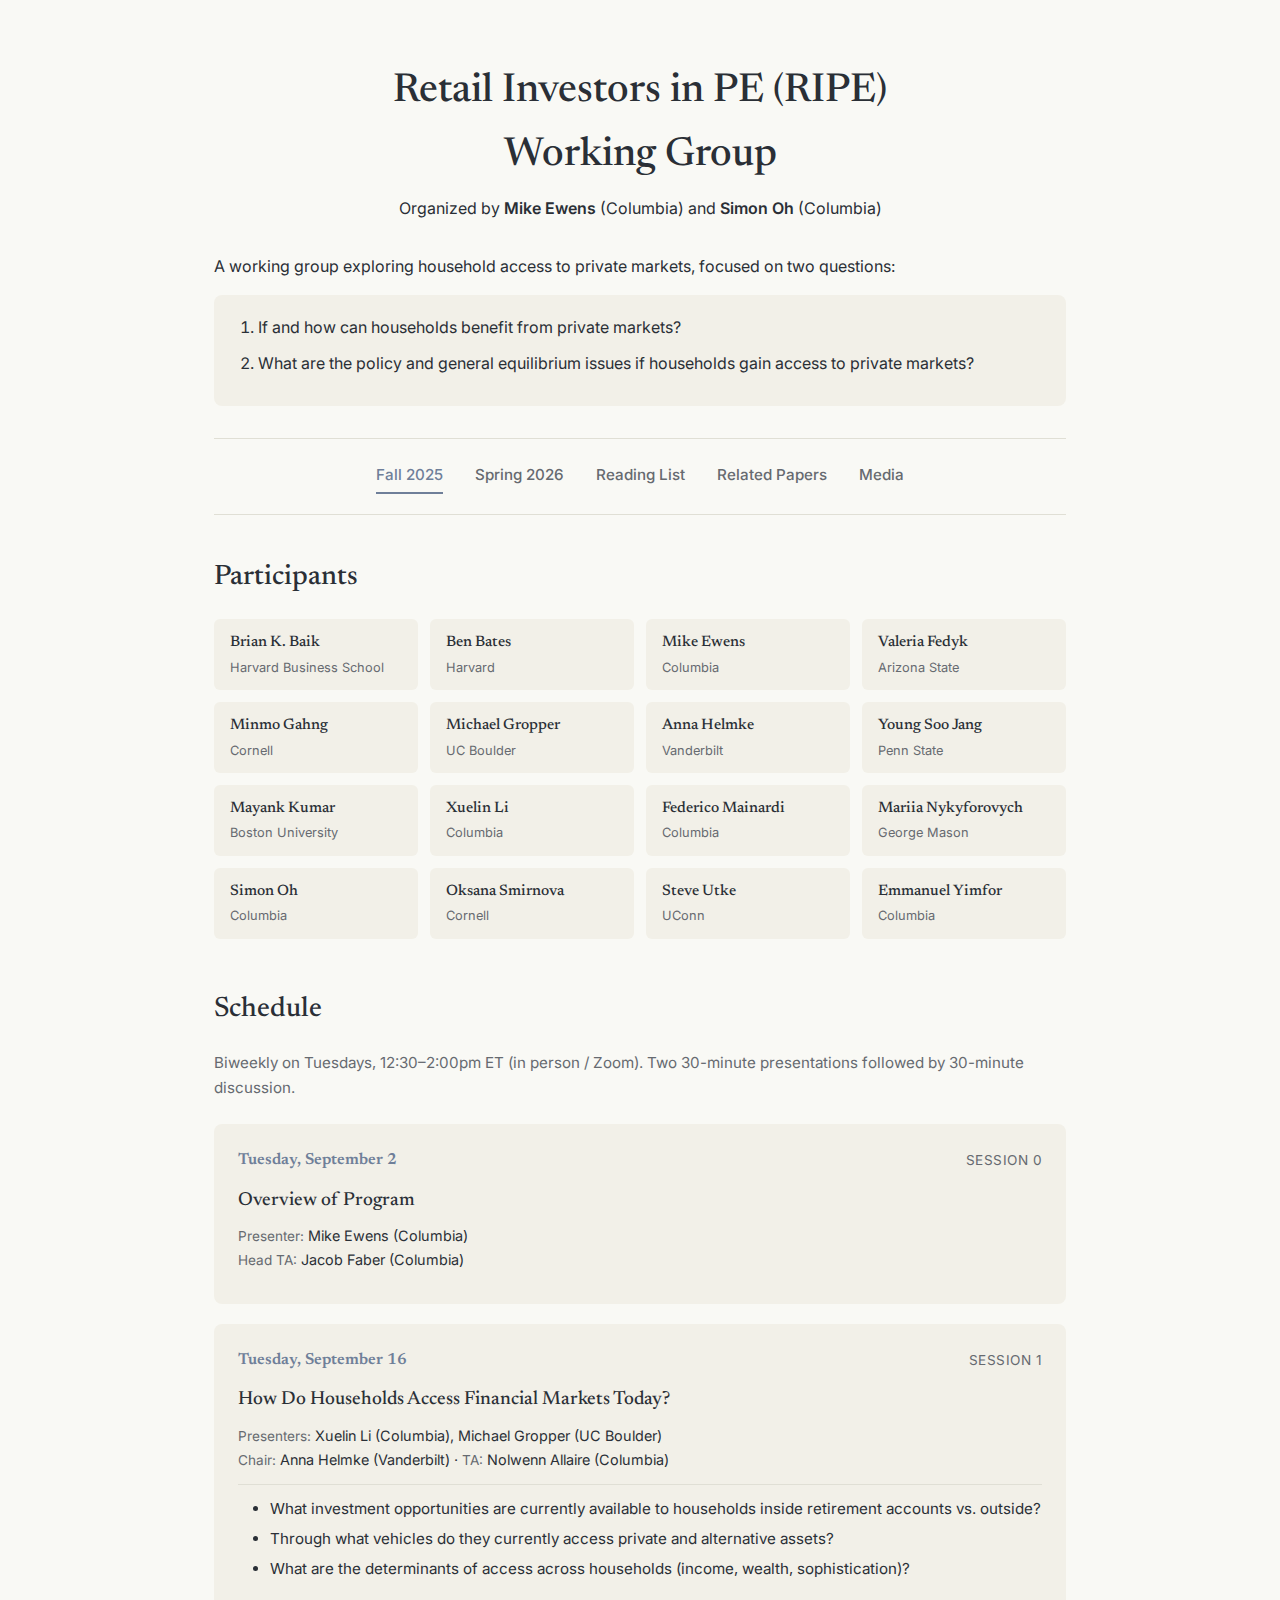
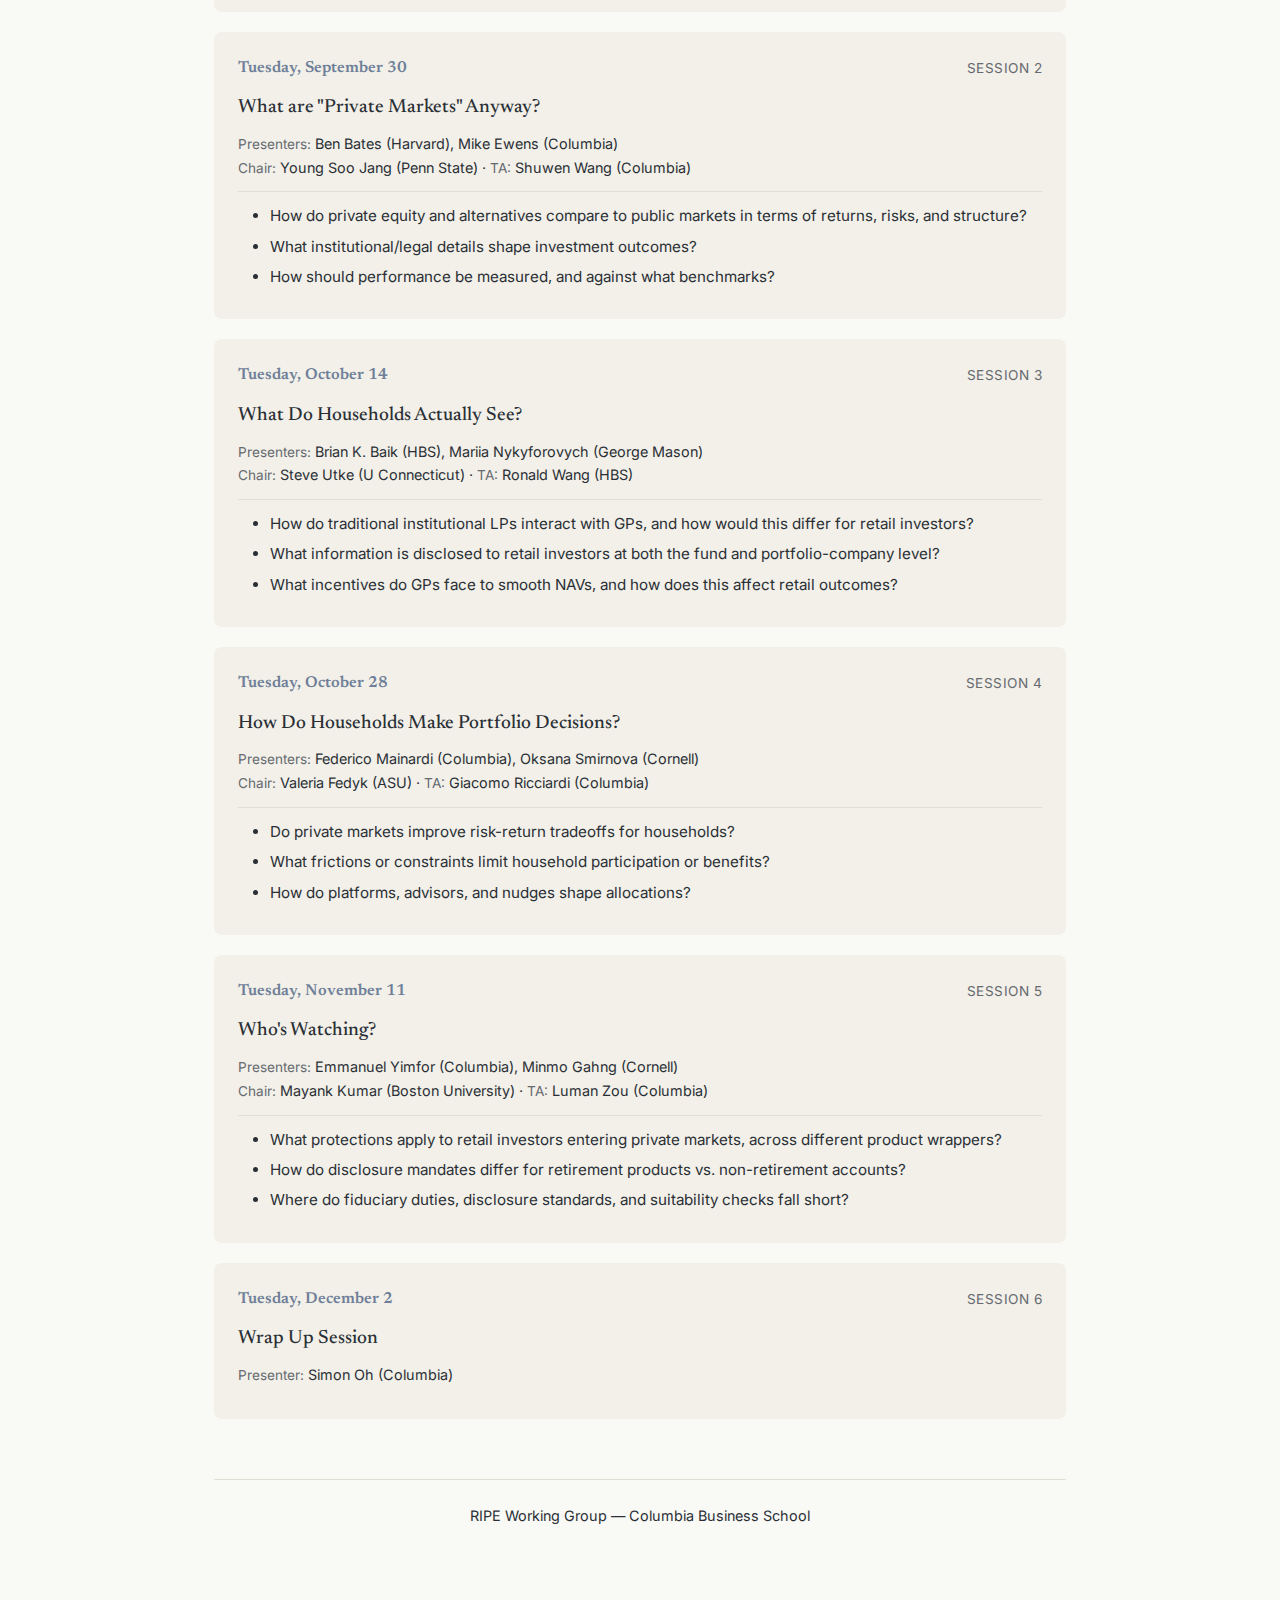
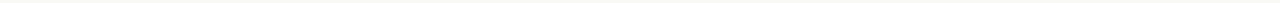
<file: index.html>
<!DOCTYPE html>
<html lang="en">
<head>
    <meta charset="UTF-8">
    <meta name="viewport" content="width=device-width, initial-scale=1.0">
    <title>RIPE Working Group</title>
    <link rel="preconnect" href="https://fonts.googleapis.com">
    <link rel="preconnect" href="https://fonts.gstatic.com" crossorigin>
    <link href="https://fonts.googleapis.com/css2?family=Inter:wght@400;500;600&family=Newsreader:ital,wght@0,400;0,500;0,600;0,700;1,400;1,500&display=swap" rel="stylesheet">
    <link rel="stylesheet" href="styles.css">
</head>
<body>
    <div class="container">
        <header>
            <h1>Retail Investors in PE (RIPE)<br>Working Group</h1>
            <p class="organizers">Organized by <strong>Mike Ewens</strong> (Columbia) and <strong>Simon Oh</strong> (Columbia)</p>
        </header>

        <section class="intro-section">
            <p>A working group exploring household access to private markets, focused on two questions:</p>
            <ol class="questions-list">
                <li>If and how can households benefit from private markets?</li>
                <li>What are the policy and general equilibrium issues if households gain access to private markets?</li>
            </ol>
        </section>

        <nav class="nav-links">
            <a href="index.html" class="active">Fall 2025</a>
            <a href="spring-2026.html">Spring 2026</a>
            <a href="reading.html">Reading List</a>
            <a href="papers.html">Related Papers</a>
            <a href="media.html">Media</a>
        </nav>

        <section id="participants" class="section">
            <h2>Participants</h2>
            <div class="participants-grid">
                <div class="participant"><span class="participant-name">Brian K. Baik</span><span class="participant-affiliation">Harvard Business School</span></div>
                <div class="participant"><span class="participant-name">Ben Bates</span><span class="participant-affiliation">Harvard</span></div>
                <div class="participant"><span class="participant-name">Mike Ewens</span><span class="participant-affiliation">Columbia</span></div>
                <div class="participant"><span class="participant-name">Valeria Fedyk</span><span class="participant-affiliation">Arizona State</span></div>
                <div class="participant"><span class="participant-name">Minmo Gahng</span><span class="participant-affiliation">Cornell</span></div>
                <div class="participant"><span class="participant-name">Michael Gropper</span><span class="participant-affiliation">UC Boulder</span></div>
                <div class="participant"><span class="participant-name">Anna Helmke</span><span class="participant-affiliation">Vanderbilt</span></div>
                <div class="participant"><span class="participant-name">Young Soo Jang</span><span class="participant-affiliation">Penn State</span></div>
                <div class="participant"><span class="participant-name">Mayank Kumar</span><span class="participant-affiliation">Boston University</span></div>
                <div class="participant"><span class="participant-name">Xuelin Li</span><span class="participant-affiliation">Columbia</span></div>
                <div class="participant"><span class="participant-name">Federico Mainardi</span><span class="participant-affiliation">Columbia</span></div>
                <div class="participant"><span class="participant-name">Mariia Nykyforovych</span><span class="participant-affiliation">George Mason</span></div>
                <div class="participant"><span class="participant-name">Simon Oh</span><span class="participant-affiliation">Columbia</span></div>
                <div class="participant"><span class="participant-name">Oksana Smirnova</span><span class="participant-affiliation">Cornell</span></div>
                <div class="participant"><span class="participant-name">Steve Utke</span><span class="participant-affiliation">UConn</span></div>
                <div class="participant"><span class="participant-name">Emmanuel Yimfor</span><span class="participant-affiliation">Columbia</span></div>
            </div>
        </section>

        <section id="schedule" class="section">
            <h2>Schedule</h2>
            <p class="format-note">Biweekly on Tuesdays, 12:30–2:00pm ET (in person / Zoom). Two 30-minute presentations followed by 30-minute discussion.</p>

            <div class="session-card">
                <div class="session-header">
                    <span class="session-date">Tuesday, September 2</span>
                    <span class="session-number">Session 0</span>
                </div>
                <h3>Overview of Program</h3>
                <div class="session-people">
                    <span class="role">Presenter:</span> Mike Ewens (Columbia)<br>
                    <span class="role">Head TA:</span> Jacob Faber (Columbia)
                </div>
            </div>

            <div class="session-card">
                <div class="session-header">
                    <span class="session-date">Tuesday, September 16</span>
                    <span class="session-number">Session 1</span>
                </div>
                <h3>How Do Households Access Financial Markets Today?</h3>
                <div class="session-people">
                    <span class="role">Presenters:</span> Xuelin Li (Columbia), Michael Gropper (UC Boulder)<br>
                    <span class="role">Chair:</span> Anna Helmke (Vanderbilt) · <span class="role">TA:</span> Nolwenn Allaire (Columbia)
                </div>
                <div class="session-questions">
                    <ul>
                        <li>What investment opportunities are currently available to households inside retirement accounts vs. outside?</li>
                        <li>Through what vehicles do they currently access private and alternative assets?</li>
                        <li>What are the determinants of access across households (income, wealth, sophistication)?</li>
                    </ul>
                </div>
            </div>

            <div class="session-card">
                <div class="session-header">
                    <span class="session-date">Tuesday, September 30</span>
                    <span class="session-number">Session 2</span>
                </div>
                <h3>What are "Private Markets" Anyway?</h3>
                <div class="session-people">
                    <span class="role">Presenters:</span> Ben Bates (Harvard), Mike Ewens (Columbia)<br>
                    <span class="role">Chair:</span> Young Soo Jang (Penn State) · <span class="role">TA:</span> Shuwen Wang (Columbia)
                </div>
                <div class="session-questions">
                    <ul>
                        <li>How do private equity and alternatives compare to public markets in terms of returns, risks, and structure?</li>
                        <li>What institutional/legal details shape investment outcomes?</li>
                        <li>How should performance be measured, and against what benchmarks?</li>
                    </ul>
                </div>
            </div>

            <div class="session-card">
                <div class="session-header">
                    <span class="session-date">Tuesday, October 14</span>
                    <span class="session-number">Session 3</span>
                </div>
                <h3>What Do Households Actually See?</h3>
                <div class="session-people">
                    <span class="role">Presenters:</span> Brian K. Baik (HBS), Mariia Nykyforovych (George Mason)<br>
                    <span class="role">Chair:</span> Steve Utke (U Connecticut) · <span class="role">TA:</span> Ronald Wang (HBS)
                </div>
                <div class="session-questions">
                    <ul>
                        <li>How do traditional institutional LPs interact with GPs, and how would this differ for retail investors?</li>
                        <li>What information is disclosed to retail investors at both the fund and portfolio-company level?</li>
                        <li>What incentives do GPs face to smooth NAVs, and how does this affect retail outcomes?</li>
                    </ul>
                </div>
            </div>

            <div class="session-card">
                <div class="session-header">
                    <span class="session-date">Tuesday, October 28</span>
                    <span class="session-number">Session 4</span>
                </div>
                <h3>How Do Households Make Portfolio Decisions?</h3>
                <div class="session-people">
                    <span class="role">Presenters:</span> Federico Mainardi (Columbia), Oksana Smirnova (Cornell)<br>
                    <span class="role">Chair:</span> Valeria Fedyk (ASU) · <span class="role">TA:</span> Giacomo Ricciardi (Columbia)
                </div>
                <div class="session-questions">
                    <ul>
                        <li>Do private markets improve risk-return tradeoffs for households?</li>
                        <li>What frictions or constraints limit household participation or benefits?</li>
                        <li>How do platforms, advisors, and nudges shape allocations?</li>
                    </ul>
                </div>
            </div>

            <div class="session-card">
                <div class="session-header">
                    <span class="session-date">Tuesday, November 11</span>
                    <span class="session-number">Session 5</span>
                </div>
                <h3>Who's Watching?</h3>
                <div class="session-people">
                    <span class="role">Presenters:</span> Emmanuel Yimfor (Columbia), Minmo Gahng (Cornell)<br>
                    <span class="role">Chair:</span> Mayank Kumar (Boston University) · <span class="role">TA:</span> Luman Zou (Columbia)
                </div>
                <div class="session-questions">
                    <ul>
                        <li>What protections apply to retail investors entering private markets, across different product wrappers?</li>
                        <li>How do disclosure mandates differ for retirement products vs. non-retirement accounts?</li>
                        <li>Where do fiduciary duties, disclosure standards, and suitability checks fall short?</li>
                    </ul>
                </div>
            </div>

            <div class="session-card">
                <div class="session-header">
                    <span class="session-date">Tuesday, December 2</span>
                    <span class="session-number">Session 6</span>
                </div>
                <h3>Wrap Up Session</h3>
                <div class="session-people">
                    <span class="role">Presenter:</span> Simon Oh (Columbia)
                </div>
            </div>
        </section>

        <footer>
            <p>RIPE Working Group — Columbia Business School</p>
        </footer>
    </div>
</body>
</html>
</file>
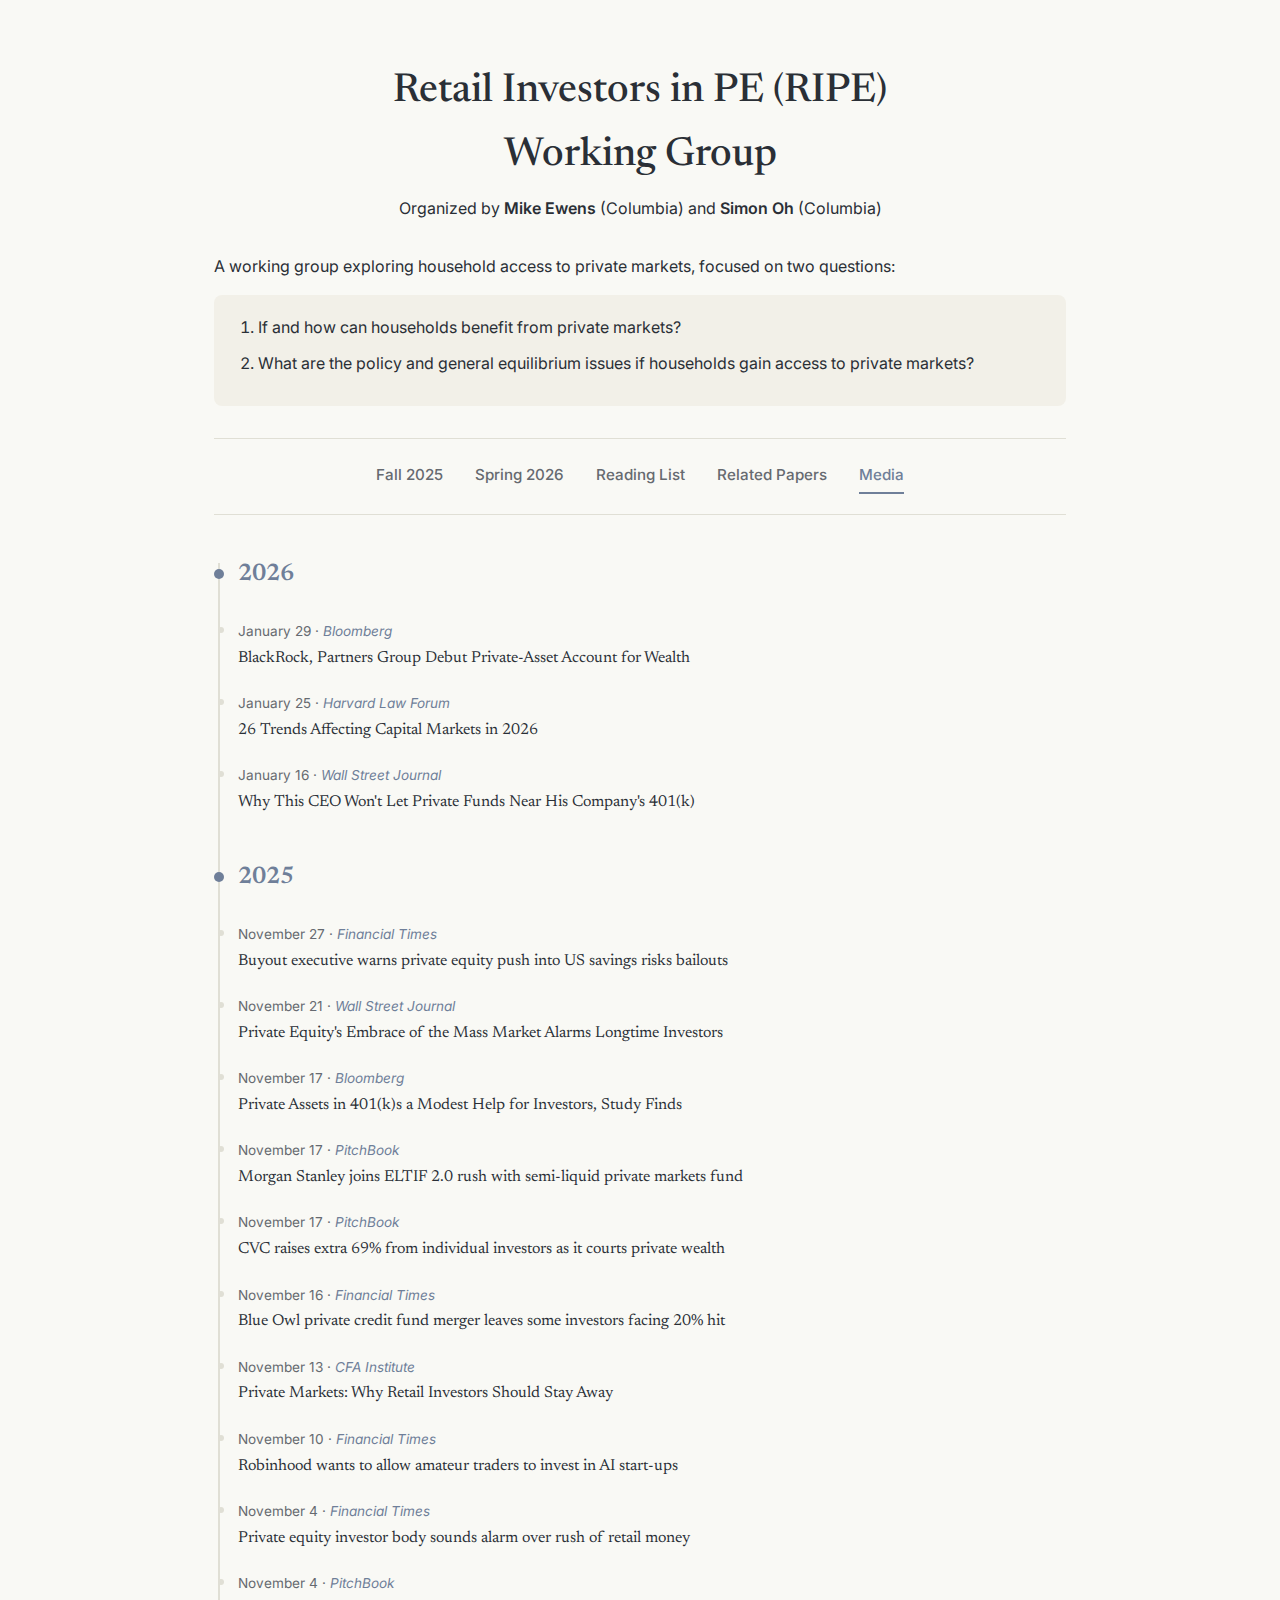
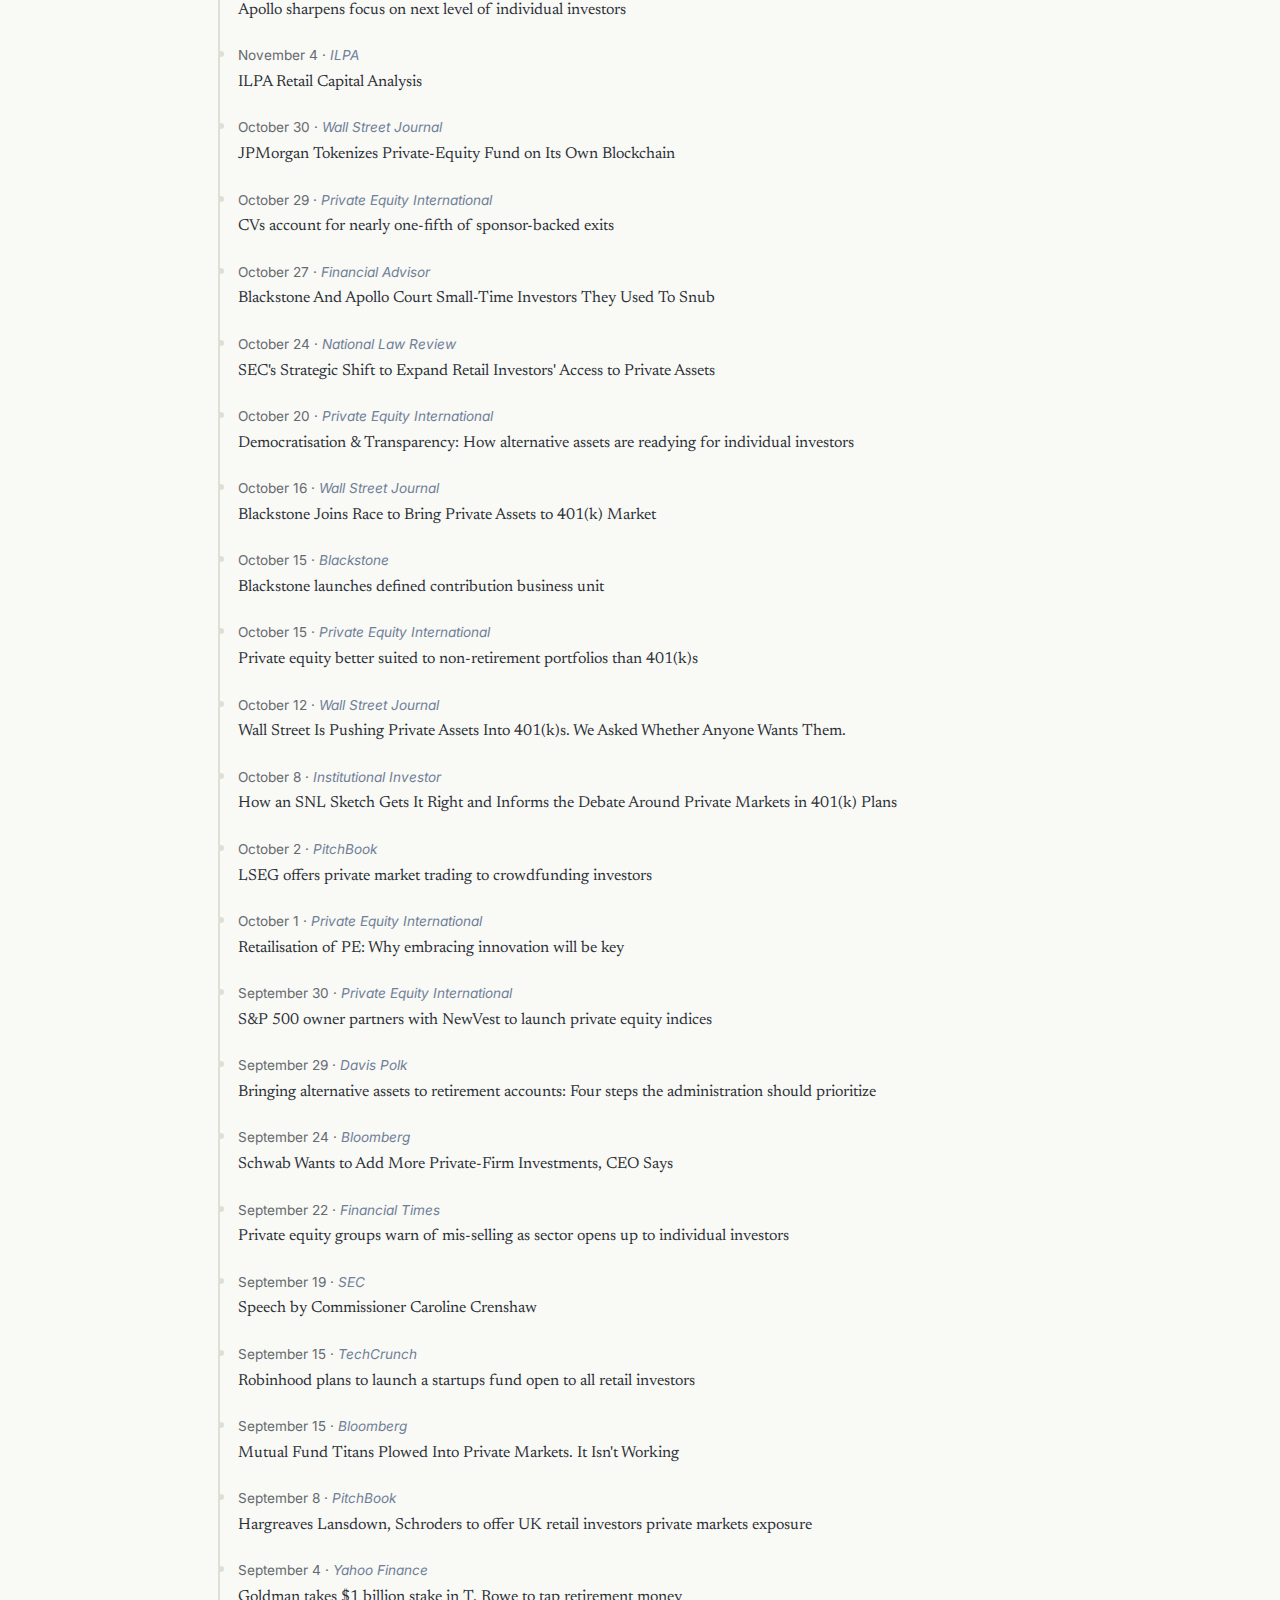
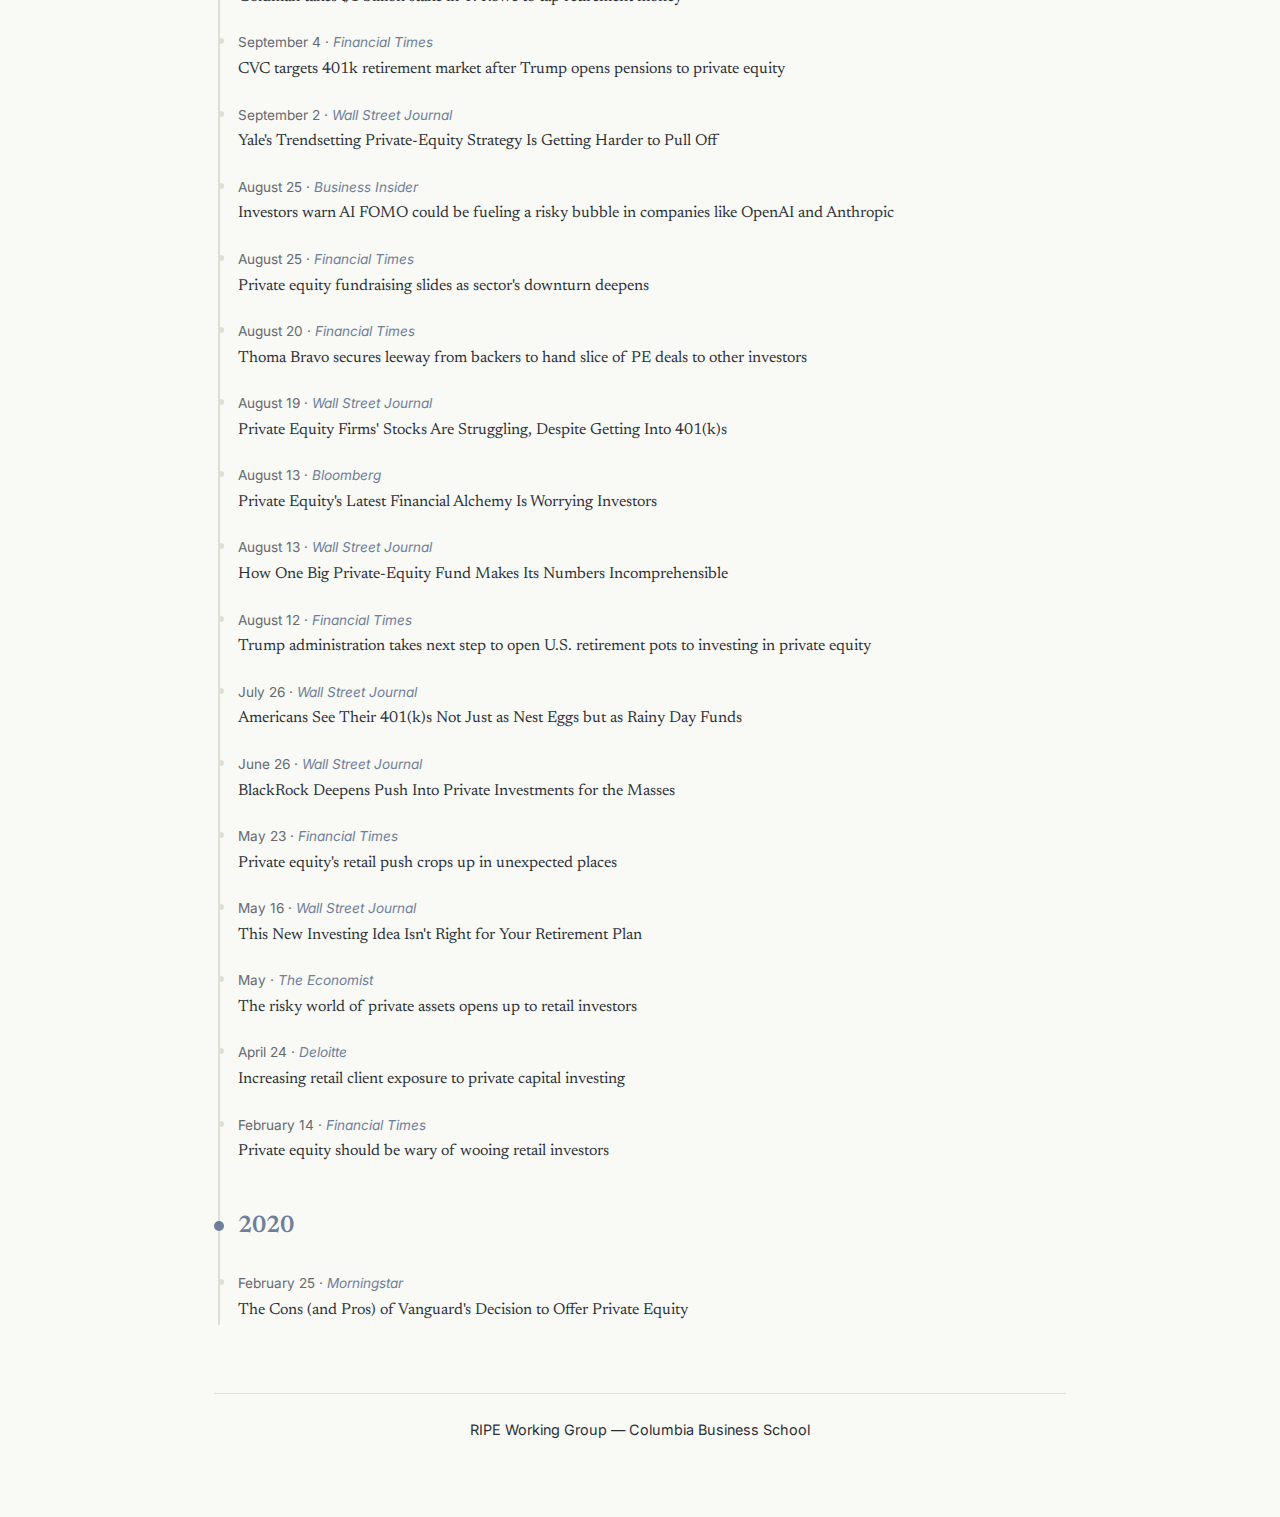
<file: media.html>
<!DOCTYPE html>
<html lang="en">
<head>
    <meta charset="UTF-8">
    <meta name="viewport" content="width=device-width, initial-scale=1.0">
    <title>Media — RIPE Working Group</title>
    <link rel="preconnect" href="https://fonts.googleapis.com">
    <link rel="preconnect" href="https://fonts.gstatic.com" crossorigin>
    <link href="https://fonts.googleapis.com/css2?family=Inter:wght@400;500;600&family=Newsreader:ital,wght@0,400;0,500;0,600;0,700;1,400;1,500&display=swap" rel="stylesheet">
    <link rel="stylesheet" href="styles.css">
    <style>
        .timeline {
            position: relative;
            padding-left: 24px;
        }
        .timeline::before {
            content: '';
            position: absolute;
            left: 4px;
            top: 8px;
            bottom: 8px;
            width: 2px;
            background: var(--color-border-subtle);
        }
        .media-year {
            font-family: var(--font-serif);
            font-size: 1.5rem;
            font-weight: 600;
            color: var(--color-brand-primary);
            margin: 32px 0 16px;
            position: relative;
        }
        .media-year:first-child {
            margin-top: 0;
        }
        .media-year::before {
            content: '';
            position: absolute;
            left: -24px;
            top: 50%;
            transform: translateY(-50%);
            width: 10px;
            height: 10px;
            background: var(--color-brand-primary);
            border-radius: 50%;
        }
        .media-item {
            position: relative;
            padding: 12px 0;
            padding-left: 0;
        }
        .media-item::before {
            content: '';
            position: absolute;
            left: -20px;
            top: 18px;
            width: 6px;
            height: 6px;
            background: var(--color-border-subtle);
            border-radius: 50%;
        }
        .media-meta {
            font-size: 0.85rem;
            color: var(--color-text-muted);
            margin-bottom: 4px;
        }
        .media-source {
            color: var(--color-brand-primary);
            font-style: italic;
        }
        .media-title {
            font-family: var(--font-serif);
            font-size: 1rem;
            line-height: 1.4;
        }
        .media-title a {
            color: var(--color-text-main);
            text-decoration: none;
        }
        .media-title a:hover {
            color: var(--color-brand-primary);
        }
    </style>
</head>
<body>
    <div class="container">
        <header>
            <a href="index.html"><h1>Retail Investors in PE (RIPE)<br>Working Group</h1></a>
            <p class="organizers">Organized by <strong>Mike Ewens</strong> (Columbia) and <strong>Simon Oh</strong> (Columbia)</p>
        </header>

        <section class="intro-section">
            <p>A working group exploring household access to private markets, focused on two questions:</p>
            <ol class="questions-list">
                <li>If and how can households benefit from private markets?</li>
                <li>What are the policy and general equilibrium issues if households gain access to private markets?</li>
            </ol>
        </section>

        <nav class="nav-links">
            <a href="index.html">Fall 2025</a>
            <a href="spring-2026.html">Spring 2026</a>
            <a href="reading.html">Reading List</a>
            <a href="papers.html">Related Papers</a>
            <a href="media.html" class="active">Media</a>
        </nav>

        <section class="section">
            <div class="timeline">
                <div class="media-year">2026</div>
                <div class="media-item">
                    <div class="media-meta">January 29 · <span class="media-source">Bloomberg</span></div>
                    <div class="media-title"><a href="https://www.bloomberg.com/news/articles/2026-01-29/blackrock-partners-group-debut-private-asset-account-for-wealth">BlackRock, Partners Group Debut Private-Asset Account for Wealth</a></div>
                </div>
                <div class="media-item">
                    <div class="media-meta">January 25 · <span class="media-source">Harvard Law Forum</span></div>
                    <div class="media-title"><a href="https://corpgov.law.harvard.edu/2026/01/25/26-trends-affecting-capital-markets-in-2026/">26 Trends Affecting Capital Markets in 2026</a></div>
                </div>
                <div class="media-item">
                    <div class="media-meta">January 16 · <span class="media-source">Wall Street Journal</span></div>
                    <div class="media-title"><a href="https://www.wsj.com/finance/investing/why-this-ceo-wont-let-private-funds-near-his-companys-401-k-040dad07">Why This CEO Won't Let Private Funds Near His Company's 401(k)</a></div>
                </div>

                <div class="media-year">2025</div>
                <div class="media-item">
                    <div class="media-meta">November 27 · <span class="media-source">Financial Times</span></div>
                    <div class="media-title"><a href="https://www.ft.com/content/f25fbd07-273b-4af4-9e5c-0f80ea004bfe">Buyout executive warns private equity push into US savings risks bailouts</a></div>
                </div>
                <div class="media-item">
                    <div class="media-meta">November 21 · <span class="media-source">Wall Street Journal</span></div>
                    <div class="media-title"><a href="https://www.wsj.com/articles/private-equitys-embrace-of-the-mass-market-alarms-longtime-investors-0c583f32">Private Equity's Embrace of the Mass Market Alarms Longtime Investors</a></div>
                </div>
                <div class="media-item">
                    <div class="media-meta">November 17 · <span class="media-source">Bloomberg</span></div>
                    <div class="media-title"><a href="https://www.bloomberg.com/news/articles/2025-11-17/private-equity-in-401-k-s-may-boost-retirement-income-new-research-says">Private Assets in 401(k)s a Modest Help for Investors, Study Finds</a></div>
                </div>
                <div class="media-item">
                    <div class="media-meta">November 17 · <span class="media-source">PitchBook</span></div>
                    <div class="media-title"><a href="https://pitchbook.com/news/articles/morgan-stanley-joins-eltif-2-0-rush-with-semi-liquid-private-markets-fund">Morgan Stanley joins ELTIF 2.0 rush with semi-liquid private markets fund</a></div>
                </div>
                <div class="media-item">
                    <div class="media-meta">November 17 · <span class="media-source">PitchBook</span></div>
                    <div class="media-title"><a href="https://pitchbook.com/news/articles/cvc-raises-extra-69-from-individual-investors-as-it-courts-private-wealth">CVC raises extra 69% from individual investors as it courts private wealth</a></div>
                </div>
                <div class="media-item">
                    <div class="media-meta">November 16 · <span class="media-source">Financial Times</span></div>
                    <div class="media-title"><a href="https://www.ft.com/content/8c953f6d-3d30-4657-bda1-ba4c2911c8d8">Blue Owl private credit fund merger leaves some investors facing 20% hit</a></div>
                </div>
                <div class="media-item">
                    <div class="media-meta">November 13 · <span class="media-source">CFA Institute</span></div>
                    <div class="media-title"><a href="https://blogs.cfainstitute.org/investor/2025/11/13/private-markets-why-retail-investors-should-stay-away/">Private Markets: Why Retail Investors Should Stay Away</a></div>
                </div>
                <div class="media-item">
                    <div class="media-meta">November 10 · <span class="media-source">Financial Times</span></div>
                    <div class="media-title"><a href="https://www.ft.com/content/72783021-f778-4d6d-80b3-f91d8c7ae364">Robinhood wants to allow amateur traders to invest in AI start-ups</a></div>
                </div>
                <div class="media-item">
                    <div class="media-meta">November 4 · <span class="media-source">Financial Times</span></div>
                    <div class="media-title"><a href="https://www.ft.com/content/96e3dc95-dbb4-4de0-8893-ce597e58b5d3">Private equity investor body sounds alarm over rush of retail money</a></div>
                </div>
                <div class="media-item">
                    <div class="media-meta">November 4 · <span class="media-source">PitchBook</span></div>
                    <div class="media-title"><a href="https://pitchbook.com/news/articles/apollo-sharpens-focus-on-next-level-of-individual-investors">Apollo sharpens focus on next level of individual investors</a></div>
                </div>
                <div class="media-item">
                    <div class="media-meta">November 4 · <span class="media-source">ILPA</span></div>
                    <div class="media-title"><a href="https://ilpa.org/wp-content/uploads/2025/11/ILPA-Retail-Capital-Analysis-Primer-and-Questions-to-Ask-GPs.pdf">ILPA Retail Capital Analysis</a></div>
                </div>
                <div class="media-item">
                    <div class="media-meta">October 30 · <span class="media-source">Wall Street Journal</span></div>
                    <div class="media-title"><a href="https://www.wsj.com/finance/investing/jpmorgan-tokenizes-private-equity-fund-on-its-own-blockchain-729dadda">JPMorgan Tokenizes Private-Equity Fund on Its Own Blockchain</a></div>
                </div>
                <div class="media-item">
                    <div class="media-meta">October 29 · <span class="media-source">Private Equity International</span></div>
                    <div class="media-title"><a href="https://www.privateequityinternational.com/cvs-account-for-nearly-one-fifth-of-sponsor-backed-exits-kpmg-study">CVs account for nearly one-fifth of sponsor-backed exits</a></div>
                </div>
                <div class="media-item">
                    <div class="media-meta">October 27 · <span class="media-source">Financial Advisor</span></div>
                    <div class="media-title"><a href="https://www.fa-mag.com/news/blackstone-and-apollo-court-small-time-investors-they-used-to-snub-84624.html">Blackstone And Apollo Court Small-Time Investors They Used To Snub</a></div>
                </div>
                <div class="media-item">
                    <div class="media-meta">October 24 · <span class="media-source">National Law Review</span></div>
                    <div class="media-title"><a href="https://natlawreview.com/article/secs-strategic-shift-expand-retail-investors-access-private-assets-provides-new">SEC's Strategic Shift to Expand Retail Investors' Access to Private Assets</a></div>
                </div>
                <div class="media-item">
                    <div class="media-meta">October 20 · <span class="media-source">Private Equity International</span></div>
                    <div class="media-title"><a href="https://www.privateequityinternational.com/democratisation-transparency-how-alternative-assets-are-readying-for-individual-investors">Democratisation & Transparency: How alternative assets are readying for individual investors</a></div>
                </div>
                <div class="media-item">
                    <div class="media-meta">October 16 · <span class="media-source">Wall Street Journal</span></div>
                    <div class="media-title"><a href="https://www.wsj.com/finance/investing/blackstone-joins-race-to-bring-private-assets-to-401-k-market-9401bbe4">Blackstone Joins Race to Bring Private Assets to 401(k) Market</a></div>
                </div>
                <div class="media-item">
                    <div class="media-meta">October 15 · <span class="media-source">Blackstone</span></div>
                    <div class="media-title"><a href="https://www.blackstone.com/news/press/blackstone-launches-defined-contribution-business-unit/">Blackstone launches defined contribution business unit</a></div>
                </div>
                <div class="media-item">
                    <div class="media-meta">October 15 · <span class="media-source">Private Equity International</span></div>
                    <div class="media-title"><a href="https://www.privateequityinternational.com/private-equity-better-suited-to-non-retirement-portfolios-than-401ks-franklin-templeton/">Private equity better suited to non-retirement portfolios than 401(k)s</a></div>
                </div>
                <div class="media-item">
                    <div class="media-meta">October 12 · <span class="media-source">Wall Street Journal</span></div>
                    <div class="media-title"><a href="https://www.wsj.com/finance/investing/401k-retirement-savings-private-assets-e445311e">Wall Street Is Pushing Private Assets Into 401(k)s. We Asked Whether Anyone Wants Them.</a></div>
                </div>
                <div class="media-item">
                    <div class="media-meta">October 8 · <span class="media-source">Institutional Investor</span></div>
                    <div class="media-title"><a href="https://www.institutionalinvestor.com/article/how-snl-sketch-gets-it-right-and-informs-debate-around-private-markets-401k-plans">How an SNL Sketch Gets It Right and Informs the Debate Around Private Markets in 401(k) Plans</a></div>
                </div>
                <div class="media-item">
                    <div class="media-meta">October 2 · <span class="media-source">PitchBook</span></div>
                    <div class="media-title"><a href="https://pitchbook.com/news/articles/lseg-offers-private-market-trading-to-crowdfunding-investors">LSEG offers private market trading to crowdfunding investors</a></div>
                </div>
                <div class="media-item">
                    <div class="media-meta">October 1 · <span class="media-source">Private Equity International</span></div>
                    <div class="media-title"><a href="https://www.privateequityinternational.com/retailisation-of-pe-why-embracing-innovation-will-be-key/">Retailisation of PE: Why embracing innovation will be key</a></div>
                </div>
                <div class="media-item">
                    <div class="media-meta">September 30 · <span class="media-source">Private Equity International</span></div>
                    <div class="media-title"><a href="https://www.privateequityinternational.com/sp-500-owner-partners-with-newvest-to-launch-private-equity-indices/">S&P 500 owner partners with NewVest to launch private equity indices</a></div>
                </div>
                <div class="media-item">
                    <div class="media-meta">September 29 · <span class="media-source">Davis Polk</span></div>
                    <div class="media-title"><a href="https://www.davispolk.com/insights/client-update/bringing-alternative-assets-retirement-accounts-four-steps-administration">Bringing alternative assets to retirement accounts: Four steps the administration should prioritize</a></div>
                </div>
                <div class="media-item">
                    <div class="media-meta">September 24 · <span class="media-source">Bloomberg</span></div>
                    <div class="media-title"><a href="https://www.bloomberg.com/news/articles/2025-09-24/schwab-seeks-to-offer-more-private-firm-investments-ceo-says">Schwab Wants to Add More Private-Firm Investments, CEO Says</a></div>
                </div>
                <div class="media-item">
                    <div class="media-meta">September 22 · <span class="media-source">Financial Times</span></div>
                    <div class="media-title"><a href="https://www.ft.com/content/5125a35e-f062-4dcc-8df3-e08c3cbb1f2c">Private equity groups warn of mis-selling as sector opens up to individual investors</a></div>
                </div>
                <div class="media-item">
                    <div class="media-meta">September 19 · <span class="media-source">SEC</span></div>
                    <div class="media-title"><a href="https://www.sec.gov/newsroom/speeches-statements/crenshaw-remarks-better-markets-academic-advisory-board-annual-conference-091925">Speech by Commissioner Caroline Crenshaw</a></div>
                </div>
                <div class="media-item">
                    <div class="media-meta">September 15 · <span class="media-source">TechCrunch</span></div>
                    <div class="media-title"><a href="https://techcrunch.com/2025/09/15/robinhood-plans-to-launch-a-startups-fund-open-to-all-retail-investors">Robinhood plans to launch a startups fund open to all retail investors</a></div>
                </div>
                <div class="media-item">
                    <div class="media-meta">September 15 · <span class="media-source">Bloomberg</span></div>
                    <div class="media-title"><a href="https://www.bloomberg.com/news/features/2025-09-15/why-mutual-fund-titans-push-into-private-credit-isn-t-paying-off">Mutual Fund Titans Plowed Into Private Markets. It Isn't Working</a></div>
                </div>
                <div class="media-item">
                    <div class="media-meta">September 8 · <span class="media-source">PitchBook</span></div>
                    <div class="media-title"><a href="https://pitchbook.com/news/articles/hargreaves-lansdown-schroders-to-offer-uk-retail-investors-private-markets-exposure">Hargreaves Lansdown, Schroders to offer UK retail investors private markets exposure</a></div>
                </div>
                <div class="media-item">
                    <div class="media-meta">September 4 · <span class="media-source">Yahoo Finance</span></div>
                    <div class="media-title"><a href="https://finance.yahoo.com/news/goldman-buy-1-billion-t-111552286.html">Goldman takes $1 billion stake in T. Rowe to tap retirement money</a></div>
                </div>
                <div class="media-item">
                    <div class="media-meta">September 4 · <span class="media-source">Financial Times</span></div>
                    <div class="media-title"><a href="https://www.ft.com/content/0207404a-cc0b-4ad9-9bf9-bd500b09abea">CVC targets 401k retirement market after Trump opens pensions to private equity</a></div>
                </div>
                <div class="media-item">
                    <div class="media-meta">September 2 · <span class="media-source">Wall Street Journal</span></div>
                    <div class="media-title"><a href="https://www.msn.com/en-us/money/markets/yale-s-trendsetting-private-equity-strategy-is-getting-harder-to-pull-off/ar-AA1LzBMV">Yale's Trendsetting Private-Equity Strategy Is Getting Harder to Pull Off</a></div>
                </div>
                <div class="media-item">
                    <div class="media-meta">August 25 · <span class="media-source">Business Insider</span></div>
                    <div class="media-title"><a href="https://africa.businessinsider.com/markets/investors-warn-ai-fomo-could-be-fueling-a-risky-bubble-in-companies-like-openai-and/nc98qkf">Investors warn AI FOMO could be fueling a risky bubble in companies like OpenAI and Anthropic</a></div>
                </div>
                <div class="media-item">
                    <div class="media-meta">August 25 · <span class="media-source">Financial Times</span></div>
                    <div class="media-title"><a href="https://on.ft.com/4fSR2QO">Private equity fundraising slides as sector's downturn deepens</a></div>
                </div>
                <div class="media-item">
                    <div class="media-meta">August 20 · <span class="media-source">Financial Times</span></div>
                    <div class="media-title"><a href="https://on.ft.com/4oKHOdk">Thoma Bravo secures leeway from backers to hand slice of PE deals to other investors</a></div>
                </div>
                <div class="media-item">
                    <div class="media-meta">August 19 · <span class="media-source">Wall Street Journal</span></div>
                    <div class="media-title"><a href="https://www.wsj.com/finance/investing/private-equity-firms-stocks-are-struggling-despite-getting-into-401-k-s-759ad08d">Private Equity Firms' Stocks Are Struggling, Despite Getting Into 401(k)s</a></div>
                </div>
                <div class="media-item">
                    <div class="media-meta">August 13 · <span class="media-source">Bloomberg</span></div>
                    <div class="media-title"><a href="https://archive.is/A8ARY">Private Equity's Latest Financial Alchemy Is Worrying Investors</a></div>
                </div>
                <div class="media-item">
                    <div class="media-meta">August 13 · <span class="media-source">Wall Street Journal</span></div>
                    <div class="media-title"><a href="https://www.wsj.com/finance/investing/how-one-big-private-equity-fund-makes-its-numbers-incomprehensible-5268657e">How One Big Private-Equity Fund Makes Its Numbers Incomprehensible</a></div>
                </div>
                <div class="media-item">
                    <div class="media-meta">August 12 · <span class="media-source">Financial Times</span></div>
                    <div class="media-title"><a href="https://www.ft.com/content/922938ef-0b17-4648-a81c-c4f3b94cadbb">Trump administration takes next step to open U.S. retirement pots to investing in private equity</a></div>
                </div>
                <div class="media-item">
                    <div class="media-meta">July 26 · <span class="media-source">Wall Street Journal</span></div>
                    <div class="media-title"><a href="https://www.wsj.com/personal-finance/retirement/401k-withdrawal-emergency-savings-25926369">Americans See Their 401(k)s Not Just as Nest Eggs but as Rainy Day Funds</a></div>
                </div>
                <div class="media-item">
                    <div class="media-meta">June 26 · <span class="media-source">Wall Street Journal</span></div>
                    <div class="media-title"><a href="https://www.wsj.com/personal-finance/blackrock-private-credit-push-f3ee910c">BlackRock Deepens Push Into Private Investments for the Masses</a></div>
                </div>
                <div class="media-item">
                    <div class="media-meta">May 23 · <span class="media-source">Financial Times</span></div>
                    <div class="media-title"><a href="https://www.ft.com/content/2393d486-5d84-4564-bd47-892cb68bc209">Private equity's retail push crops up in unexpected places</a></div>
                </div>
                <div class="media-item">
                    <div class="media-meta">May 16 · <span class="media-source">Wall Street Journal</span></div>
                    <div class="media-title"><a href="https://www.wsj.com/finance/investing/this-new-investing-idea-isnt-right-for-your-retirement-plan-480582de">This New Investing Idea Isn't Right for Your Retirement Plan</a></div>
                </div>
                <div class="media-item">
                    <div class="media-meta">May · <span class="media-source">The Economist</span></div>
                    <div class="media-title"><a href="https://www.economist.com/finance-and-economics/2025/05/01/the-risky-world-of-private-assets-opens-up-to-retail-investors">The risky world of private assets opens up to retail investors</a></div>
                </div>
                <div class="media-item">
                    <div class="media-meta">April 24 · <span class="media-source">Deloitte</span></div>
                    <div class="media-title"><a href="https://www.deloitte.com/us/en/insights/industry/financial-services/financial-services-industry-predictions/2025/private-capital-investing.html">Increasing retail client exposure to private capital investing</a></div>
                </div>
                <div class="media-item">
                    <div class="media-meta">February 14 · <span class="media-source">Financial Times</span></div>
                    <div class="media-title"><a href="https://www.ft.com/content/35e00413-3b5f-4960-8ebd-9b1aa49487fd">Private equity should be wary of wooing retail investors</a></div>
                </div>

                <div class="media-year">2020</div>
                <div class="media-item">
                    <div class="media-meta">February 25 · <span class="media-source">Morningstar</span></div>
                    <div class="media-title"><a href="https://www.morningstar.com/columns/rekenthaler-report/cons-pros-vanguards-decision-offer-private-equity">The Cons (and Pros) of Vanguard's Decision to Offer Private Equity</a></div>
                </div>
            </div>
        </section>

        <footer>
            <p>RIPE Working Group — Columbia Business School</p>
        </footer>
    </div>
</body>
</html>
</file>
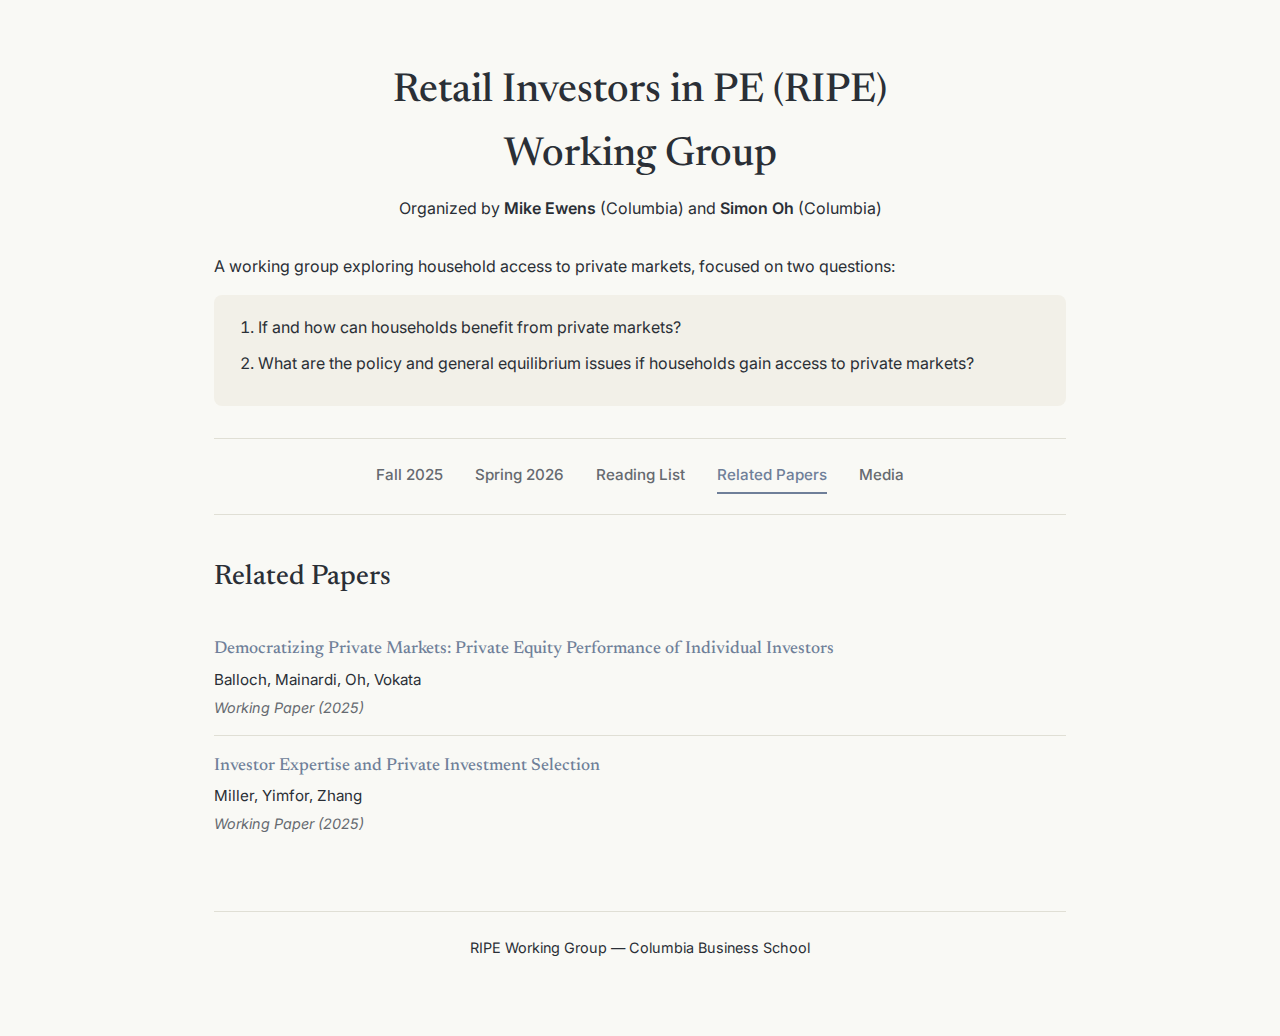
<file: papers.html>
<!DOCTYPE html>
<html lang="en">
<head>
    <meta charset="UTF-8">
    <meta name="viewport" content="width=device-width, initial-scale=1.0">
    <title>Related Papers — RIPE Working Group</title>
    <link rel="preconnect" href="https://fonts.googleapis.com">
    <link rel="preconnect" href="https://fonts.gstatic.com" crossorigin>
    <link href="https://fonts.googleapis.com/css2?family=Inter:wght@400;500;600&family=Newsreader:ital,wght@0,400;0,500;0,600;0,700;1,400;1,500&display=swap" rel="stylesheet">
    <link rel="stylesheet" href="styles.css">
</head>
<body>
    <div class="container">
        <header>
            <h1>Retail Investors in PE (RIPE)<br>Working Group</h1>
            <p class="organizers">Organized by <strong>Mike Ewens</strong> (Columbia) and <strong>Simon Oh</strong> (Columbia)</p>
        </header>

        <section class="intro-section">
            <p>A working group exploring household access to private markets, focused on two questions:</p>
            <ol class="questions-list">
                <li>If and how can households benefit from private markets?</li>
                <li>What are the policy and general equilibrium issues if households gain access to private markets?</li>
            </ol>
        </section>

        <nav class="nav-links">
            <a href="index.html">Fall 2025</a>
            <a href="spring-2026.html">Spring 2026</a>
            <a href="reading.html">Reading List</a>
            <a href="papers.html" class="active">Related Papers</a>
            <a href="media.html">Media</a>
        </nav>

        <section class="section">
            <h2>Related Papers</h2>

            <div class="paper-item">
                <div class="paper-title"><a href="https://papers.ssrn.com/sol3/papers.cfm?abstract_id=5319498">Democratizing Private Markets: Private Equity Performance of Individual Investors</a></div>
                <div class="paper-authors">Balloch, Mainardi, Oh, Vokata</div>
                <div class="paper-venue">Working Paper (2025)</div>
            </div>

            <div class="paper-item">
                <div class="paper-title"><a href="https://papers.ssrn.com/sol3/papers.cfm?abstract_id=4917788">Investor Expertise and Private Investment Selection</a></div>
                <div class="paper-authors">Miller, Yimfor, Zhang</div>
                <div class="paper-venue">Working Paper (2025)</div>
            </div>
        </section>

        <footer>
            <p>RIPE Working Group — Columbia Business School</p>
        </footer>
    </div>
</body>
</html>
</file>
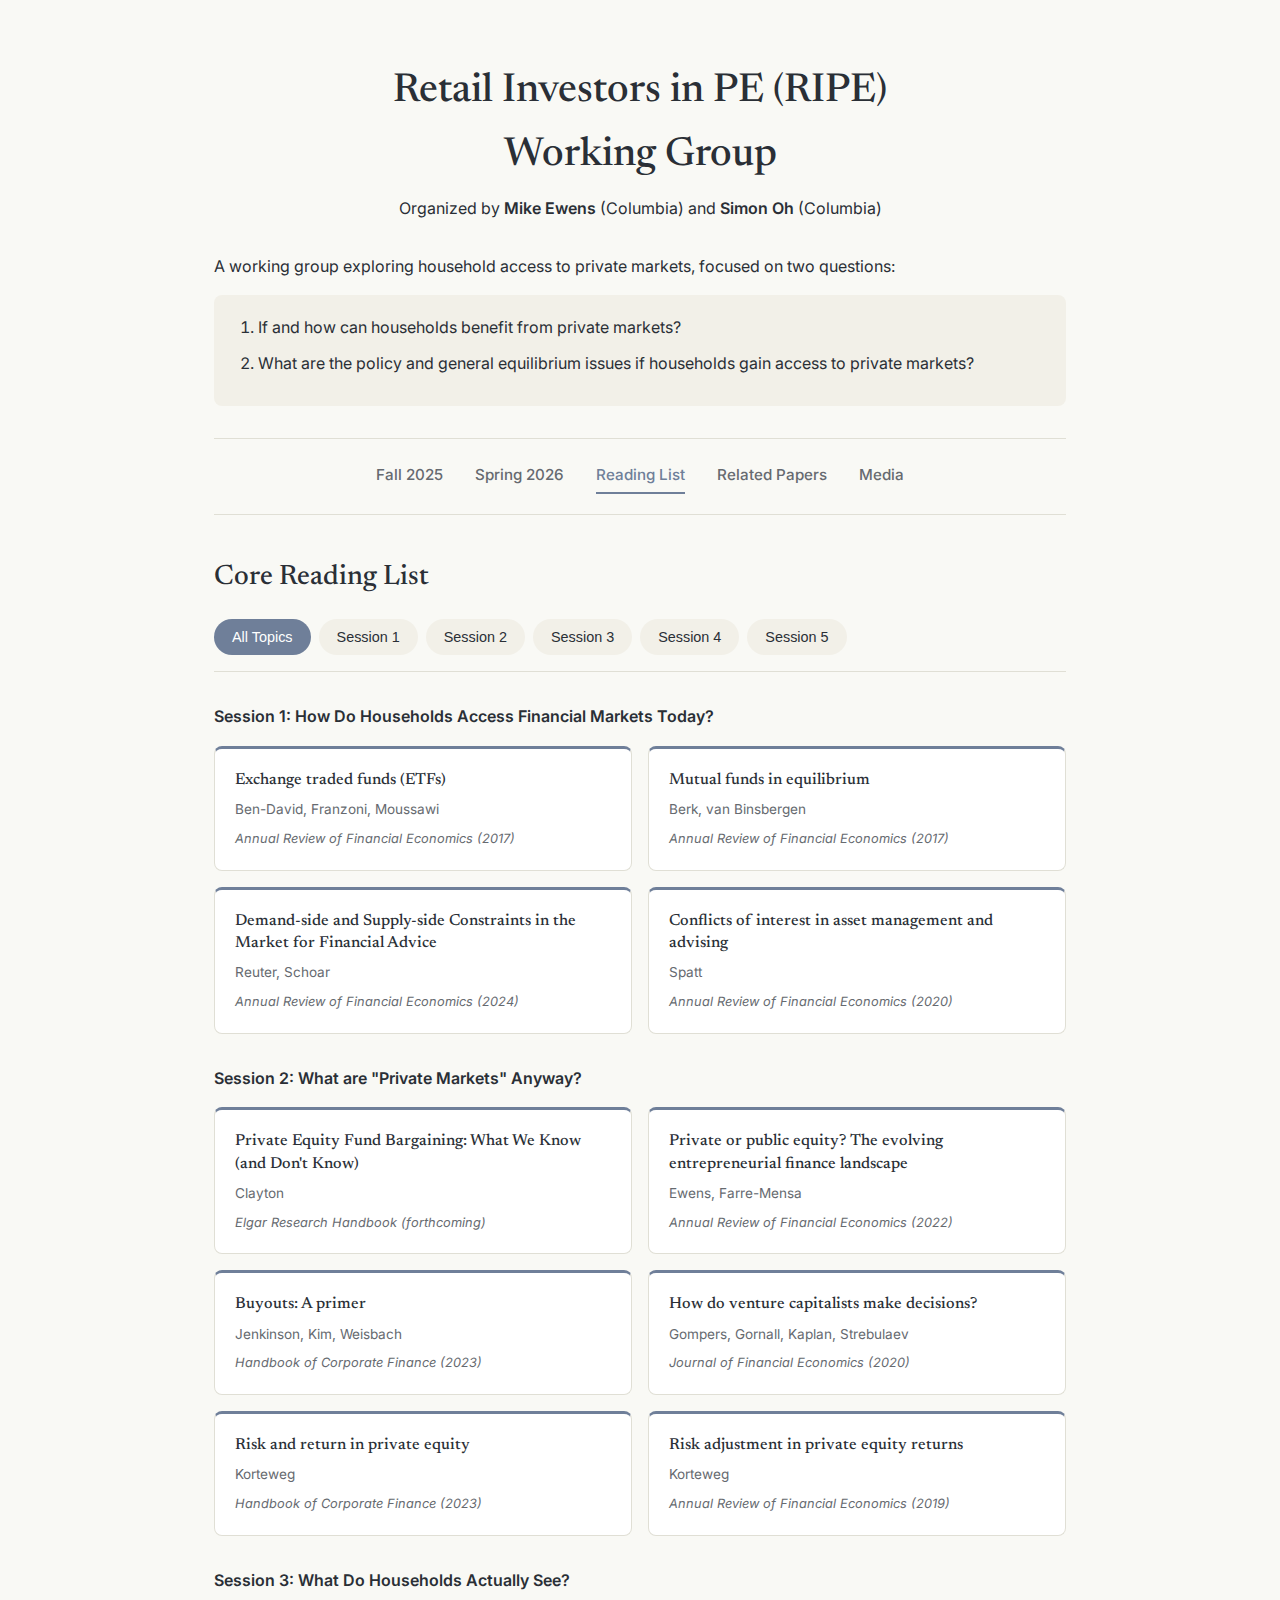
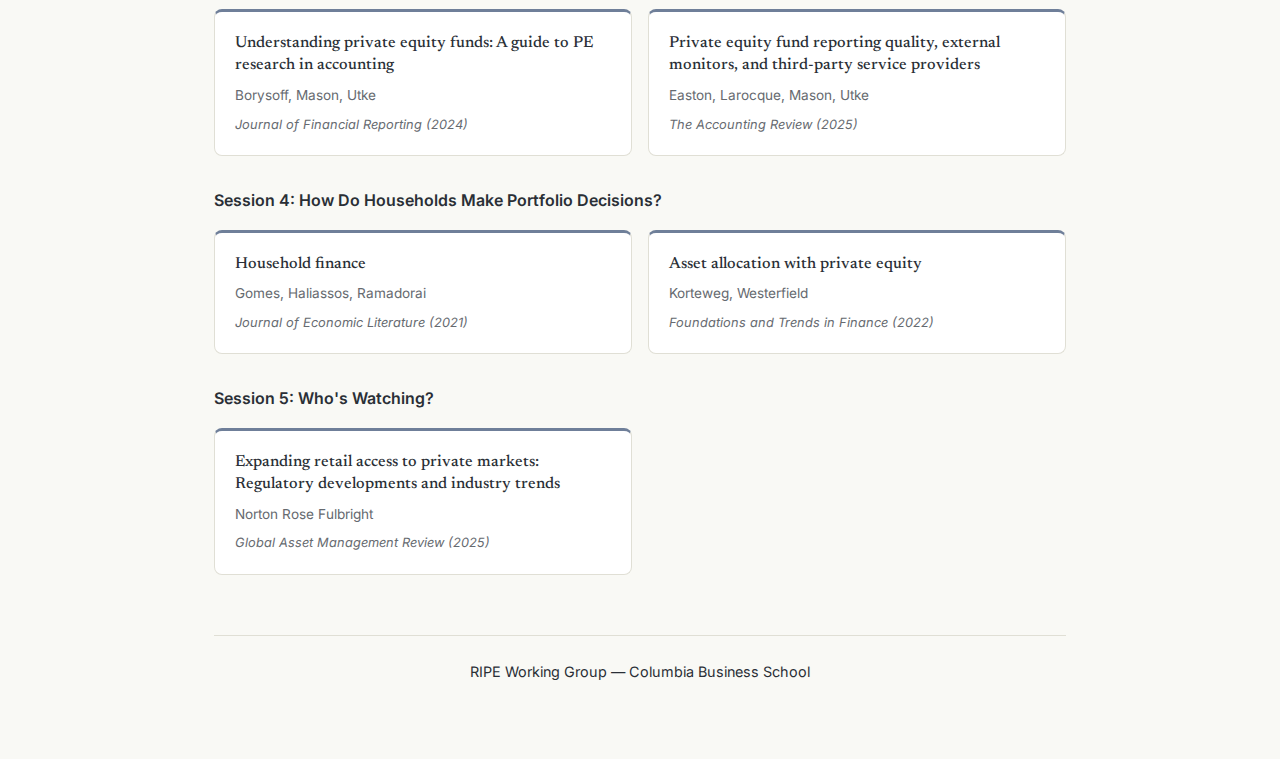
<file: reading.html>
<!DOCTYPE html>
<html lang="en">
<head>
    <meta charset="UTF-8">
    <meta name="viewport" content="width=device-width, initial-scale=1.0">
    <title>Reading List — RIPE Working Group</title>
    <link rel="preconnect" href="https://fonts.googleapis.com">
    <link rel="preconnect" href="https://fonts.gstatic.com" crossorigin>
    <link href="https://fonts.googleapis.com/css2?family=Inter:wght@400;500;600&family=Newsreader:ital,wght@0,400;0,500;0,600;0,700;1,400;1,500&display=swap" rel="stylesheet">
    <link rel="stylesheet" href="styles.css">
    <style>
        .topic-tabs {
            display: flex;
            flex-wrap: wrap;
            gap: 8px;
            margin-bottom: 32px;
            padding-bottom: 16px;
            border-bottom: 1px solid var(--color-border-subtle);
        }
        .topic-tab {
            padding: 10px 18px;
            background: var(--color-bg-surface);
            border-radius: 20px;
            font-size: 0.9rem;
            color: var(--color-text-main);
            text-decoration: none;
            transition: all 0.2s;
            cursor: pointer;
            border: none;
        }
        .topic-tab:hover {
            background: var(--color-border-subtle);
            text-decoration: none;
        }
        .topic-tab.active {
            background: var(--color-brand-primary);
            color: white;
        }
        .topic-section {
            display: none;
        }
        .topic-section.active {
            display: block;
        }
        .topic-header {
            font-family: var(--font-sans);
            font-weight: 600;
            font-size: 1rem;
            margin-bottom: 16px;
            color: var(--color-text-main);
        }
        .reading-cards {
            display: grid;
            grid-template-columns: repeat(auto-fill, minmax(280px, 1fr));
            gap: 16px;
        }
        .reading-card {
            background: white;
            border: 1px solid var(--color-border-subtle);
            border-radius: 8px;
            padding: 20px;
            border-top: 3px solid var(--color-brand-primary);
        }
        .reading-card-title {
            font-family: var(--font-serif);
            font-size: 1rem;
            font-weight: 500;
            margin-bottom: 8px;
            color: var(--color-text-main);
            line-height: 1.4;
        }
        .reading-card-authors {
            font-size: 0.85rem;
            color: var(--color-text-muted);
            margin-bottom: 8px;
        }
        .reading-card-venue {
            font-size: 0.8rem;
            color: var(--color-text-muted);
            font-style: italic;
        }
    </style>
</head>
<body>
    <div class="container">
        <header>
            <h1>Retail Investors in PE (RIPE)<br>Working Group</h1>
            <p class="organizers">Organized by <strong>Mike Ewens</strong> (Columbia) and <strong>Simon Oh</strong> (Columbia)</p>
        </header>

        <section class="intro-section">
            <p>A working group exploring household access to private markets, focused on two questions:</p>
            <ol class="questions-list">
                <li>If and how can households benefit from private markets?</li>
                <li>What are the policy and general equilibrium issues if households gain access to private markets?</li>
            </ol>
        </section>

        <nav class="nav-links">
            <a href="index.html">Fall 2025</a>
            <a href="spring-2026.html">Spring 2026</a>
            <a href="reading.html" class="active">Reading List</a>
            <a href="papers.html">Related Papers</a>
            <a href="media.html">Media</a>
        </nav>

        <section class="section">
            <h2>Core Reading List</h2>

            <div class="topic-tabs">
                <button class="topic-tab active" data-topic="all">All Topics</button>
                <button class="topic-tab" data-topic="session1">Session 1</button>
                <button class="topic-tab" data-topic="session2">Session 2</button>
                <button class="topic-tab" data-topic="session3">Session 3</button>
                <button class="topic-tab" data-topic="session4">Session 4</button>
                <button class="topic-tab" data-topic="session5">Session 5</button>
            </div>

            <div id="all" class="topic-section active">
                <div class="topic-header">Session 1: How Do Households Access Financial Markets Today?</div>
                <div class="reading-cards">
                    <div class="reading-card">
                        <div class="reading-card-title">Exchange traded funds (ETFs)</div>
                        <div class="reading-card-authors">Ben-David, Franzoni, Moussawi</div>
                        <div class="reading-card-venue">Annual Review of Financial Economics (2017)</div>
                    </div>
                    <div class="reading-card">
                        <div class="reading-card-title">Mutual funds in equilibrium</div>
                        <div class="reading-card-authors">Berk, van Binsbergen</div>
                        <div class="reading-card-venue">Annual Review of Financial Economics (2017)</div>
                    </div>
                    <div class="reading-card">
                        <div class="reading-card-title">Demand-side and Supply-side Constraints in the Market for Financial Advice</div>
                        <div class="reading-card-authors">Reuter, Schoar</div>
                        <div class="reading-card-venue">Annual Review of Financial Economics (2024)</div>
                    </div>
                    <div class="reading-card">
                        <div class="reading-card-title">Conflicts of interest in asset management and advising</div>
                        <div class="reading-card-authors">Spatt</div>
                        <div class="reading-card-venue">Annual Review of Financial Economics (2020)</div>
                    </div>
                </div>

                <div class="topic-header" style="margin-top: 32px;">Session 2: What are "Private Markets" Anyway?</div>
                <div class="reading-cards">
                    <div class="reading-card">
                        <div class="reading-card-title">Private Equity Fund Bargaining: What We Know (and Don't Know)</div>
                        <div class="reading-card-authors">Clayton</div>
                        <div class="reading-card-venue">Elgar Research Handbook (forthcoming)</div>
                    </div>
                    <div class="reading-card">
                        <div class="reading-card-title">Private or public equity? The evolving entrepreneurial finance landscape</div>
                        <div class="reading-card-authors">Ewens, Farre-Mensa</div>
                        <div class="reading-card-venue">Annual Review of Financial Economics (2022)</div>
                    </div>
                    <div class="reading-card">
                        <div class="reading-card-title">Buyouts: A primer</div>
                        <div class="reading-card-authors">Jenkinson, Kim, Weisbach</div>
                        <div class="reading-card-venue">Handbook of Corporate Finance (2023)</div>
                    </div>
                    <div class="reading-card">
                        <div class="reading-card-title">How do venture capitalists make decisions?</div>
                        <div class="reading-card-authors">Gompers, Gornall, Kaplan, Strebulaev</div>
                        <div class="reading-card-venue">Journal of Financial Economics (2020)</div>
                    </div>
                    <div class="reading-card">
                        <div class="reading-card-title">Risk and return in private equity</div>
                        <div class="reading-card-authors">Korteweg</div>
                        <div class="reading-card-venue">Handbook of Corporate Finance (2023)</div>
                    </div>
                    <div class="reading-card">
                        <div class="reading-card-title">Risk adjustment in private equity returns</div>
                        <div class="reading-card-authors">Korteweg</div>
                        <div class="reading-card-venue">Annual Review of Financial Economics (2019)</div>
                    </div>
                </div>

                <div class="topic-header" style="margin-top: 32px;">Session 3: What Do Households Actually See?</div>
                <div class="reading-cards">
                    <div class="reading-card">
                        <div class="reading-card-title">Understanding private equity funds: A guide to PE research in accounting</div>
                        <div class="reading-card-authors">Borysoff, Mason, Utke</div>
                        <div class="reading-card-venue">Journal of Financial Reporting (2024)</div>
                    </div>
                    <div class="reading-card">
                        <div class="reading-card-title">Private equity fund reporting quality, external monitors, and third-party service providers</div>
                        <div class="reading-card-authors">Easton, Larocque, Mason, Utke</div>
                        <div class="reading-card-venue">The Accounting Review (2025)</div>
                    </div>
                </div>

                <div class="topic-header" style="margin-top: 32px;">Session 4: How Do Households Make Portfolio Decisions?</div>
                <div class="reading-cards">
                    <div class="reading-card">
                        <div class="reading-card-title">Household finance</div>
                        <div class="reading-card-authors">Gomes, Haliassos, Ramadorai</div>
                        <div class="reading-card-venue">Journal of Economic Literature (2021)</div>
                    </div>
                    <div class="reading-card">
                        <div class="reading-card-title">Asset allocation with private equity</div>
                        <div class="reading-card-authors">Korteweg, Westerfield</div>
                        <div class="reading-card-venue">Foundations and Trends in Finance (2022)</div>
                    </div>
                </div>

                <div class="topic-header" style="margin-top: 32px;">Session 5: Who's Watching?</div>
                <div class="reading-cards">
                    <div class="reading-card">
                        <div class="reading-card-title">Expanding retail access to private markets: Regulatory developments and industry trends</div>
                        <div class="reading-card-authors">Norton Rose Fulbright</div>
                        <div class="reading-card-venue">Global Asset Management Review (2025)</div>
                    </div>
                </div>
            </div>

            <div id="session1" class="topic-section">
                <div class="topic-header">Session 1: How Do Households Access Financial Markets Today?</div>
                <div class="reading-cards">
                    <div class="reading-card">
                        <div class="reading-card-title">Exchange traded funds (ETFs)</div>
                        <div class="reading-card-authors">Ben-David, Franzoni, Moussawi</div>
                        <div class="reading-card-venue">Annual Review of Financial Economics (2017)</div>
                    </div>
                    <div class="reading-card">
                        <div class="reading-card-title">Mutual funds in equilibrium</div>
                        <div class="reading-card-authors">Berk, van Binsbergen</div>
                        <div class="reading-card-venue">Annual Review of Financial Economics (2017)</div>
                    </div>
                    <div class="reading-card">
                        <div class="reading-card-title">Demand-side and Supply-side Constraints in the Market for Financial Advice</div>
                        <div class="reading-card-authors">Reuter, Schoar</div>
                        <div class="reading-card-venue">Annual Review of Financial Economics (2024)</div>
                    </div>
                    <div class="reading-card">
                        <div class="reading-card-title">Conflicts of interest in asset management and advising</div>
                        <div class="reading-card-authors">Spatt</div>
                        <div class="reading-card-venue">Annual Review of Financial Economics (2020)</div>
                    </div>
                </div>
            </div>

            <div id="session2" class="topic-section">
                <div class="topic-header">Session 2: What are "Private Markets" Anyway?</div>
                <div class="reading-cards">
                    <div class="reading-card">
                        <div class="reading-card-title">Private Equity Fund Bargaining: What We Know (and Don't Know)</div>
                        <div class="reading-card-authors">Clayton</div>
                        <div class="reading-card-venue">Elgar Research Handbook (forthcoming)</div>
                    </div>
                    <div class="reading-card">
                        <div class="reading-card-title">Private or public equity? The evolving entrepreneurial finance landscape</div>
                        <div class="reading-card-authors">Ewens, Farre-Mensa</div>
                        <div class="reading-card-venue">Annual Review of Financial Economics (2022)</div>
                    </div>
                    <div class="reading-card">
                        <div class="reading-card-title">Buyouts: A primer</div>
                        <div class="reading-card-authors">Jenkinson, Kim, Weisbach</div>
                        <div class="reading-card-venue">Handbook of Corporate Finance (2023)</div>
                    </div>
                    <div class="reading-card">
                        <div class="reading-card-title">How do venture capitalists make decisions?</div>
                        <div class="reading-card-authors">Gompers, Gornall, Kaplan, Strebulaev</div>
                        <div class="reading-card-venue">Journal of Financial Economics (2020)</div>
                    </div>
                    <div class="reading-card">
                        <div class="reading-card-title">Risk and return in private equity</div>
                        <div class="reading-card-authors">Korteweg</div>
                        <div class="reading-card-venue">Handbook of Corporate Finance (2023)</div>
                    </div>
                    <div class="reading-card">
                        <div class="reading-card-title">Risk adjustment in private equity returns</div>
                        <div class="reading-card-authors">Korteweg</div>
                        <div class="reading-card-venue">Annual Review of Financial Economics (2019)</div>
                    </div>
                </div>
            </div>

            <div id="session3" class="topic-section">
                <div class="topic-header">Session 3: What Do Households Actually See?</div>
                <div class="reading-cards">
                    <div class="reading-card">
                        <div class="reading-card-title">Understanding private equity funds: A guide to PE research in accounting</div>
                        <div class="reading-card-authors">Borysoff, Mason, Utke</div>
                        <div class="reading-card-venue">Journal of Financial Reporting (2024)</div>
                    </div>
                    <div class="reading-card">
                        <div class="reading-card-title">Private equity fund reporting quality, external monitors, and third-party service providers</div>
                        <div class="reading-card-authors">Easton, Larocque, Mason, Utke</div>
                        <div class="reading-card-venue">The Accounting Review (2025)</div>
                    </div>
                </div>
            </div>

            <div id="session4" class="topic-section">
                <div class="topic-header">Session 4: How Do Households Make Portfolio Decisions?</div>
                <div class="reading-cards">
                    <div class="reading-card">
                        <div class="reading-card-title">Household finance</div>
                        <div class="reading-card-authors">Gomes, Haliassos, Ramadorai</div>
                        <div class="reading-card-venue">Journal of Economic Literature (2021)</div>
                    </div>
                    <div class="reading-card">
                        <div class="reading-card-title">Asset allocation with private equity</div>
                        <div class="reading-card-authors">Korteweg, Westerfield</div>
                        <div class="reading-card-venue">Foundations and Trends in Finance (2022)</div>
                    </div>
                </div>
            </div>

            <div id="session5" class="topic-section">
                <div class="topic-header">Session 5: Who's Watching?</div>
                <div class="reading-cards">
                    <div class="reading-card">
                        <div class="reading-card-title">Expanding retail access to private markets: Regulatory developments and industry trends</div>
                        <div class="reading-card-authors">Norton Rose Fulbright</div>
                        <div class="reading-card-venue">Global Asset Management Review (2025)</div>
                    </div>
                </div>
            </div>
        </section>

        <footer>
            <p>RIPE Working Group — Columbia Business School</p>
        </footer>
    </div>

    <script>
        document.querySelectorAll('.topic-tab').forEach(tab => {
            tab.addEventListener('click', () => {
                document.querySelectorAll('.topic-tab').forEach(t => t.classList.remove('active'));
                document.querySelectorAll('.topic-section').forEach(s => s.classList.remove('active'));
                tab.classList.add('active');
                document.getElementById(tab.dataset.topic).classList.add('active');
            });
        });
    </script>
</body>
</html>
</file>
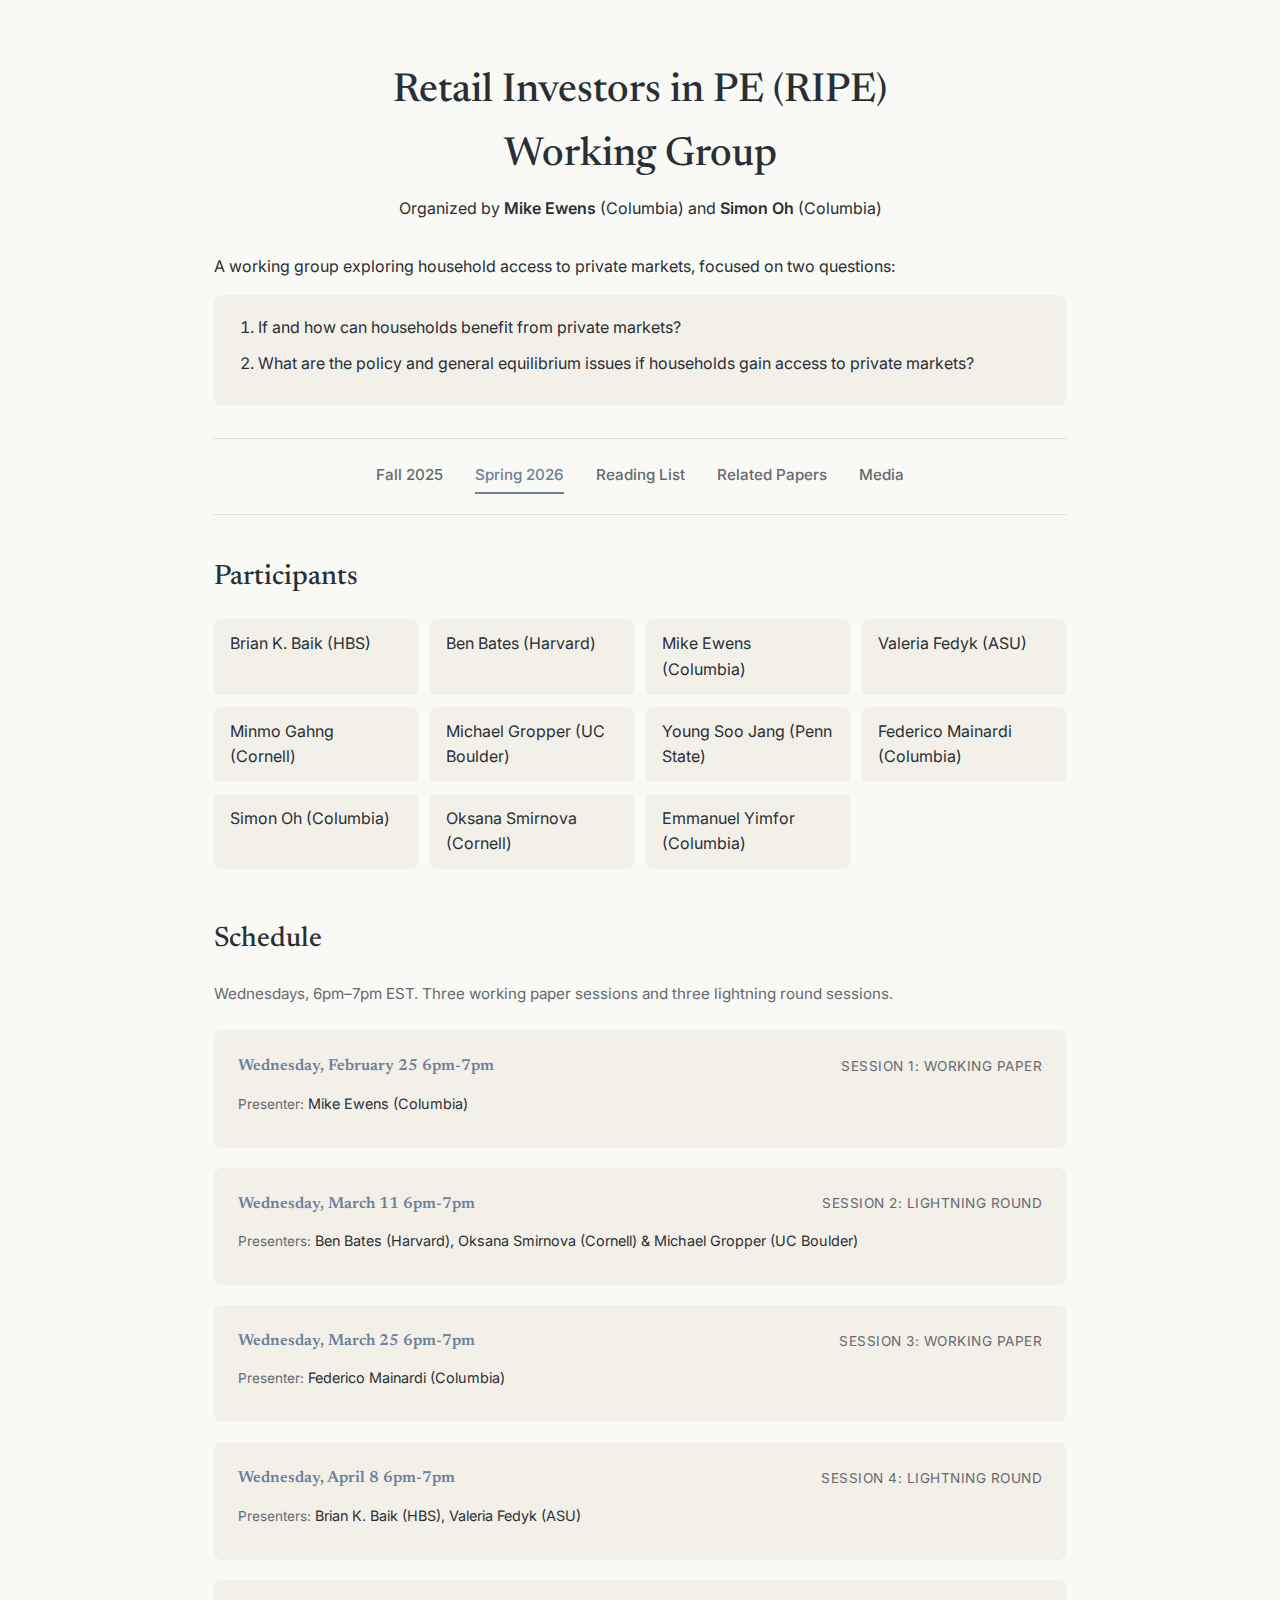
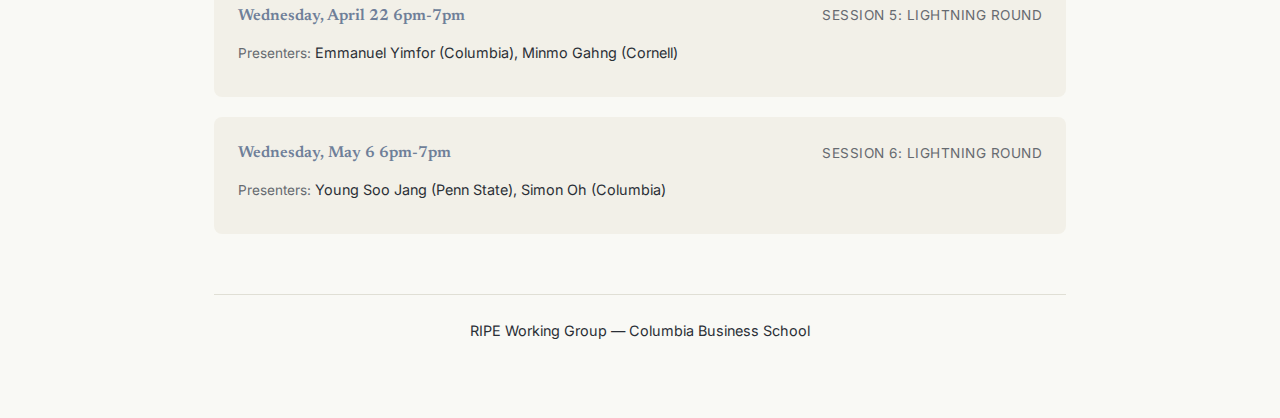
<file: spring-2026.html>
<!DOCTYPE html>
<html lang="en">
<head>
    <meta charset="UTF-8">
    <meta name="viewport" content="width=device-width, initial-scale=1.0">
    <title>RIPE Working Group — Spring 2026</title>
    <link rel="preconnect" href="https://fonts.googleapis.com">
    <link rel="preconnect" href="https://fonts.gstatic.com" crossorigin>
    <link href="https://fonts.googleapis.com/css2?family=Inter:wght@400;500;600&family=Newsreader:ital,wght@0,400;0,500;0,600;0,700;1,400;1,500&display=swap" rel="stylesheet">
    <link rel="stylesheet" href="styles.css">
</head>
<body>
    <div class="container">
        <header>
            <a href="index.html"><h1>Retail Investors in PE (RIPE)<br>Working Group</h1></a>
            <p class="organizers">Organized by <strong>Mike Ewens</strong> (Columbia) and <strong>Simon Oh</strong> (Columbia)</p>
        </header>

        <section class="intro-section">
            <p>A working group exploring household access to private markets, focused on two questions:</p>
            <ol class="questions-list">
                <li>If and how can households benefit from private markets?</li>
                <li>What are the policy and general equilibrium issues if households gain access to private markets?</li>
            </ol>
        </section>

        <nav class="nav-links">
            <a href="index.html">Fall 2025</a>
            <a href="spring-2026.html" class="active">Spring 2026</a>
            <a href="reading.html">Reading List</a>
            <a href="papers.html">Related Papers</a>
            <a href="media.html">Media</a>
        </nav>

        <section id="participants" class="section">
            <h2>Participants</h2>
            <div class="participants-grid">
                <div class="participant">Brian K. Baik (HBS)</div>
                <div class="participant">Ben Bates (Harvard)</div>
                <div class="participant">Mike Ewens (Columbia)</div>
                <div class="participant">Valeria Fedyk (ASU)</div>
                <div class="participant">Minmo Gahng (Cornell)</div>
                <div class="participant">Michael Gropper (UC Boulder)</div>
                <div class="participant">Young Soo Jang (Penn State)</div>
                <div class="participant">Federico Mainardi (Columbia)</div>
                <div class="participant">Simon Oh (Columbia)</div>
                <div class="participant">Oksana Smirnova (Cornell)</div>
                <div class="participant">Emmanuel Yimfor (Columbia)</div>
            </div>
        </section>

        <section id="schedule" class="section">
            <h2>Schedule</h2>
            <p class="format-note">Wednesdays, 6pm–7pm EST. Three working paper sessions and three lightning round sessions.</p>

            <div class="session-card">
                <div class="session-header">
                    <span class="session-date">Wednesday, February 25 6pm-7pm</span>
                    <span class="session-number">Session 1: Working Paper</span>
                </div>
                <div class="session-people">
                    <span class="role">Presenter:</span> Mike Ewens (Columbia)
                </div>
            </div>

            <div class="session-card">
                <div class="session-header">
                    <span class="session-date">Wednesday, March 11 6pm-7pm</span>
                    <span class="session-number">Session 2: Lightning Round</span>
                </div>
                <div class="session-people">
                    <span class="role">Presenters:</span> Ben Bates (Harvard), Oksana Smirnova (Cornell) & Michael Gropper (UC Boulder)
                </div>
            </div>

            <div class="session-card">
                <div class="session-header">
                    <span class="session-date">Wednesday, March 25 6pm-7pm</span>
                    <span class="session-number">Session 3: Working Paper</span>
                </div>
                <div class="session-people">
                    <span class="role">Presenter:</span> Federico Mainardi (Columbia)
                </div>
            </div>

            <div class="session-card">
                <div class="session-header">
                    <span class="session-date">Wednesday, April 8 6pm-7pm</span>
                    <span class="session-number">Session 4: Lightning Round</span>
                </div>
                <div class="session-people">
                    <span class="role">Presenters:</span> Brian K. Baik (HBS), Valeria Fedyk (ASU)
                </div>
            </div>

            <div class="session-card">
                <div class="session-header">
                    <span class="session-date">Wednesday, April 22 6pm-7pm</span>
                    <span class="session-number">Session 5: Lightning Round</span>
                </div>
                <div class="session-people">
                    <span class="role">Presenters:</span> Emmanuel Yimfor (Columbia), Minmo Gahng (Cornell)
                </div>
            </div>

            <div class="session-card">
                <div class="session-header">
                    <span class="session-date">Wednesday, May 6 6pm-7pm</span>
                    <span class="session-number">Session 6: Lightning Round</span>
                </div>
                <div class="session-people">
                    <span class="role">Presenters:</span> Young Soo Jang (Penn State), Simon Oh (Columbia)
                </div>
            </div>
        </section>

        <footer>
            <p>RIPE Working Group — Columbia Business School</p>
        </footer>
    </div>
</body>
</html>
</file>
<file: styles.css>
:root {
    --color-brand-primary: #6F7F99;
    --color-brand-hover: #5A6675;
    --color-bg-paper: #F9F9F5;
    --color-bg-surface: #F2F0E8;
    --color-text-main: #2A2F36;
    --color-text-muted: #666A70;
    --color-border-subtle: #E0DFD5;
    --font-serif: 'Newsreader', serif;
    --font-sans: 'Inter', sans-serif;
}

* {
    margin: 0;
    padding: 0;
    box-sizing: border-box;
}

body {
    font-family: var(--font-sans);
    background-color: var(--color-bg-paper);
    color: var(--color-text-main);
    line-height: 1.6;
    font-size: 16px;
}

.container {
    max-width: 900px;
    margin: 0 auto;
    padding: 60px 24px;
}

header {
    text-align: center;
    margin-bottom: 32px;
}

/* Intro section (above nav) */
.intro-section {
    margin-bottom: 32px;
}

.intro-section p:last-of-type {
    margin-bottom: 0;
}

h1 {
    font-family: var(--font-serif);
    font-size: 2.5rem;
    font-weight: 500;
    margin-bottom: 8px;
    color: var(--color-text-main);
}

.subtitle {
    font-family: var(--font-serif);
    font-style: italic;
    font-size: 1.25rem;
    color: var(--color-text-muted);
    margin-bottom: 12px;
}

.organizers {
    font-size: 1rem;
    color: var(--color-text-main);
}

.organizers strong {
    font-weight: 600;
}

/* Navigation */
.nav-links {
    display: flex;
    justify-content: center;
    gap: 32px;
    padding: 20px 0;
    margin-bottom: 40px;
    border-top: 1px solid var(--color-border-subtle);
    border-bottom: 1px solid var(--color-border-subtle);
}

.nav-links a {
    font-family: var(--font-sans);
    font-size: 0.95rem;
    font-weight: 500;
    color: var(--color-text-muted);
    text-decoration: none;
    padding: 4px 0;
    border-bottom: 2px solid transparent;
    transition: color 0.2s, border-color 0.2s;
}

.nav-links a:hover {
    color: var(--color-brand-primary);
}

.nav-links a.active {
    color: var(--color-brand-primary);
    border-bottom-color: var(--color-brand-primary);
}

h2 {
    font-family: var(--font-serif);
    font-size: 1.75rem;
    font-weight: 500;
    margin-bottom: 20px;
    color: var(--color-text-main);
}

h3 {
    font-family: var(--font-serif);
    font-size: 1.25rem;
    font-weight: 500;
    margin-top: 24px;
    margin-bottom: 12px;
    color: var(--color-text-main);
}

p {
    margin-bottom: 16px;
    color: var(--color-text-main);
}

ul, ol {
    margin-left: 24px;
    margin-bottom: 16px;
}

li {
    margin-bottom: 8px;
}

a {
    color: var(--color-brand-primary);
    text-decoration: none;
}

a:hover {
    color: var(--color-brand-hover);
    text-decoration: underline;
}

.section {
    margin-bottom: 48px;
}

.questions-list {
    background: var(--color-bg-surface);
    border-radius: 8px;
    padding: 20px 20px 20px 44px;
    margin: 16px 0;
}

.questions-list li {
    margin-bottom: 10px;
}

/* Session Cards */
.session-card {
    background: var(--color-bg-surface);
    border-radius: 8px;
    padding: 24px;
    margin-bottom: 20px;
}

.session-card h3 {
    margin-top: 0;
    margin-bottom: 4px;
    font-size: 1.2rem;
}

.session-header {
    display: flex;
    justify-content: space-between;
    align-items: center;
    margin-bottom: 12px;
}

.session-date {
    font-family: var(--font-serif);
    font-weight: 600;
    font-size: 1rem;
    color: var(--color-brand-primary);
}

.session-number {
    font-size: 0.85rem;
    color: var(--color-text-muted);
    text-transform: uppercase;
    letter-spacing: 0.5px;
}

.session-subtitle {
    font-style: italic;
    color: var(--color-text-muted);
    margin-bottom: 12px;
    font-size: 0.95rem;
}

.session-questions {
    margin-top: 12px;
    padding-top: 12px;
    padding-left: 8px;
    border-top: 1px solid var(--color-border-subtle);
}

.session-questions ul {
    margin-bottom: 0;
}

.session-questions li {
    font-size: 0.95rem;
    margin-bottom: 6px;
}

.session-people {
    font-size: 0.9rem;
    color: var(--color-text-main);
    margin-top: 8px;
    margin-bottom: 8px;
}

.role {
    color: var(--color-text-muted);
    font-size: 0.85rem;
}

/* Page-specific styles */
.page-intro {
    font-size: 1.05rem;
    color: var(--color-text-muted);
    margin-bottom: 32px;
    font-style: italic;
}

.format-note {
    font-size: 0.95rem;
    color: var(--color-text-muted);
    margin-bottom: 24px;
}

/* Reading List */
.reading-section {
    margin-bottom: 40px;
}

.reading-section h3 {
    margin-top: 0;
    padding-bottom: 8px;
    border-bottom: 1px solid var(--color-border-subtle);
}

.reading-item {
    margin-bottom: 14px;
    padding-left: 20px;
    text-indent: -20px;
    line-height: 1.5;
}

.reading-item em {
    font-style: italic;
}

/* Timeline / Media */
.timeline {
    position: relative;
    padding-left: 24px;
}

.timeline::before {
    content: '';
    position: absolute;
    left: 0;
    top: 0;
    bottom: 0;
    width: 2px;
    background: var(--color-border-subtle);
}

.timeline-year {
    font-family: var(--font-serif);
    font-size: 1.5rem;
    font-weight: 500;
    color: var(--color-brand-primary);
    margin: 32px 0 16px;
    position: relative;
}

.timeline-year:first-child {
    margin-top: 0;
}

.timeline-year::before {
    content: '';
    position: absolute;
    left: -28px;
    top: 50%;
    transform: translateY(-50%);
    width: 10px;
    height: 10px;
    background: var(--color-brand-primary);
    border-radius: 50%;
}

.timeline-item {
    position: relative;
    padding: 12px 0;
    padding-left: 16px;
    border-bottom: 1px solid var(--color-border-subtle);
}

.timeline-item:last-child {
    border-bottom: none;
}

.timeline-item::before {
    content: '';
    position: absolute;
    left: -27px;
    top: 18px;
    width: 6px;
    height: 6px;
    background: var(--color-bg-surface);
    border: 2px solid var(--color-border-subtle);
    border-radius: 50%;
}

.timeline-date {
    font-size: 0.85rem;
    color: var(--color-text-muted);
    margin-bottom: 4px;
}

.timeline-source {
    font-size: 0.85rem;
    color: var(--color-text-muted);
    font-style: italic;
}

.timeline-title {
    font-size: 1rem;
    color: var(--color-text-main);
    line-height: 1.4;
}

.timeline-title a {
    color: var(--color-text-main);
}

.timeline-title a:hover {
    color: var(--color-brand-primary);
}

/* Participants Grid */
.participants-grid {
    display: grid;
    grid-template-columns: repeat(auto-fill, minmax(200px, 1fr));
    gap: 12px;
}

.participant {
    display: flex;
    flex-direction: column;
    padding: 12px 16px;
    background: var(--color-bg-surface);
    border-radius: 6px;
}

.participant-name {
    font-family: var(--font-serif);
    font-weight: 500;
    font-size: 0.95rem;
    color: var(--color-text-main);
}

.participant-affiliation {
    font-size: 0.8rem;
    color: var(--color-text-muted);
    margin-top: 2px;
}

/* Papers list */
.paper-item {
    padding: 16px 0;
    border-bottom: 1px solid var(--color-border-subtle);
}

.paper-item:last-child {
    border-bottom: none;
}

.paper-authors {
    font-size: 0.95rem;
    margin-bottom: 4px;
}

.paper-title {
    font-family: var(--font-serif);
    font-size: 1.1rem;
    font-weight: 500;
    margin-bottom: 4px;
}

.paper-venue {
    font-size: 0.9rem;
    color: var(--color-text-muted);
    font-style: italic;
}

footer {
    margin-top: 60px;
    padding-top: 24px;
    border-top: 1px solid var(--color-border-subtle);
    text-align: center;
    color: var(--color-text-muted);
    font-size: 0.9rem;
}

@media (max-width: 768px) {
    h1 {
        font-size: 2rem;
    }

    .nav-links {
        gap: 16px;
        flex-wrap: wrap;
    }

    .session-header {
        flex-direction: column;
        align-items: flex-start;
        gap: 4px;
    }
}
</file>
